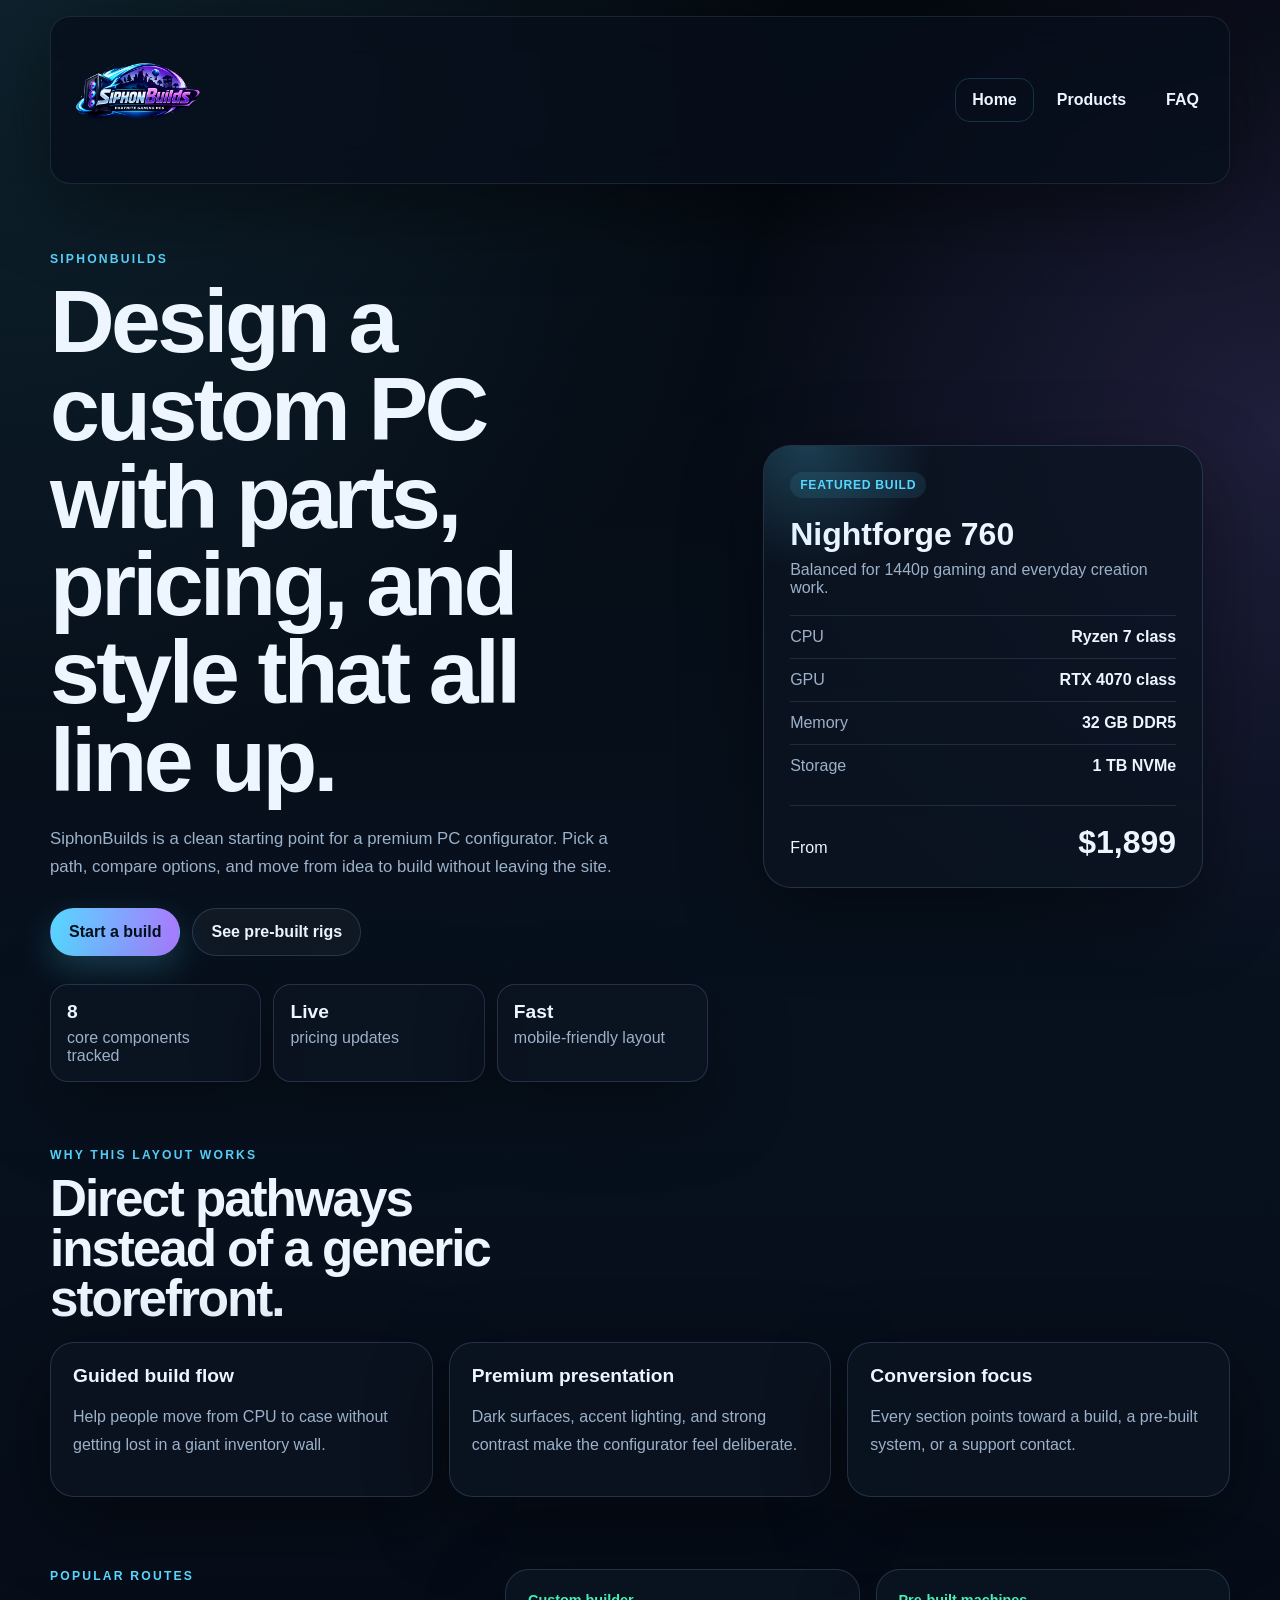
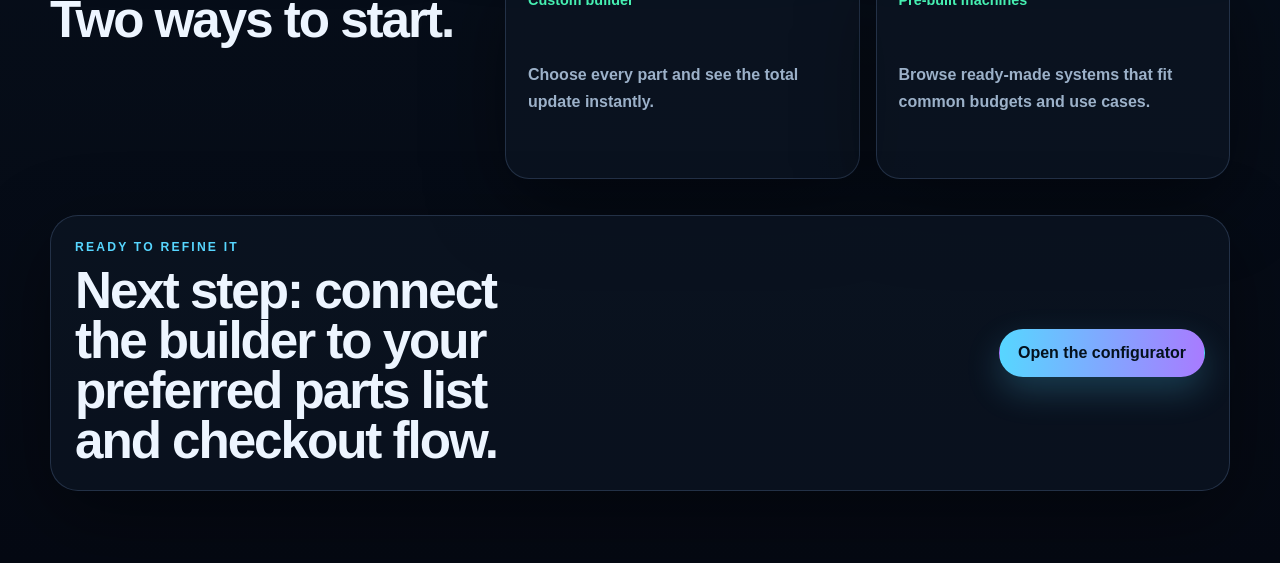
<file: index.html>
<!DOCTYPE html>
<html lang="en">
<head>
    <meta charset="UTF-8">
    <meta name="viewport" content="width=device-width, initial-scale=1.0">
    <link rel="stylesheet" href="../css/stylesheet.css">
    <link rel="icon" type="image/png" href="../websiteimages/faicon.png">
    <script src="../js/script.js" defer></script>
    <title>SiphonBuilds | Custom PC Configurator</title>
</head>
<body>
<header class="site-header">
  <nav class="topnav" id="myTopnav" aria-label="Primary">
    <a href="javascript:void(0);" class="icon" onclick="myFunction()" aria-label="Toggle navigation">☰</a>
    <a href="index.html" class="brand" aria-label="SiphonBuilds home">
      <img src="../websiteimages/logo.png" alt="SiphonBuilds logo">
    </a>
    <a href="index.html" class="active">Home</a>
    <div class="dropdown">
      <button class="dropbtn" type="button">Products</button>
      <div class="dropdown-content">
        <a href="prebuilts.html">Pre-Built PCs</a>
        <a href="buildyourown.html">Build Your Own PC</a>
      </div>
    </div>
      <a href="faq.html">FAQ</a>
    </nav>
</header>

<main>
  <section class="hero" id="home">
    <div class="hero-copy">
      <p class="eyebrow">SiphonBuilds</p>
      <h1>Design a custom PC with parts, pricing, and style that all line up.</h1>
      <p class="lede">SiphonBuilds is a clean starting point for a premium PC configurator. Pick a path, compare options, and move from idea to build without leaving the site.</p>
      <div class="hero-actions">
        <a class="button button-primary" href="buildyourown.html">Start a build</a>
        <a class="button button-secondary" href="prebuilts.html">See pre-built rigs</a>
      </div>
      <div class="hero-stats">
        <div><strong>8</strong><span>core components tracked</span></div>
        <div><strong>Live</strong><span>pricing updates</span></div>
        <div><strong>Fast</strong><span>mobile-friendly layout</span></div>
      </div>
    </div>
    <div class="hero-panel">
      <div class="build-card">
        <span class="build-card-label">Featured build</span>
        <h2>Nightforge 760</h2>
        <p>Balanced for 1440p gaming and everyday creation work.</p>
        <div class="spec-row"><span>CPU</span><strong>Ryzen 7 class</strong></div>
        <div class="spec-row"><span>GPU</span><strong>RTX 4070 class</strong></div>
        <div class="spec-row"><span>Memory</span><strong>32 GB DDR5</strong></div>
        <div class="spec-row"><span>Storage</span><strong>1 TB NVMe</strong></div>
        <div class="build-card-price">
          <span>From</span>
          <strong>$1,899</strong>
        </div>
      </div>
    </div>
  </section>

  <section class="section" id="about">
    <div class="section-heading">
      <p class="eyebrow">Why this layout works</p>
      <h2>Direct pathways instead of a generic storefront.</h2>
    </div>
    <div class="feature-grid">
      <article class="feature-card">
        <h3>Guided build flow</h3>
        <p>Help people move from CPU to case without getting lost in a giant inventory wall.</p>
      </article>
      <article class="feature-card">
        <h3>Premium presentation</h3>
        <p>Dark surfaces, accent lighting, and strong contrast make the configurator feel deliberate.</p>
      </article>
      <article class="feature-card">
        <h3>Conversion focus</h3>
        <p>Every section points toward a build, a pre-built system, or a support contact.</p>
      </article>
    </div>
  </section>

  <section class="section split-section">
    <div>
      <p class="eyebrow">Popular routes</p>
      <h2>Two ways to start.</h2>
    </div>
    <div class="route-grid">
      <a class="route-card" href="buildyourown.html">
        <span>Custom builder</span>
        <strong>Choose every part and see the total update instantly.</strong>
      </a>
      <a class="route-card" href="prebuilts.html">
        <span>Pre-built machines</span>
        <strong>Browse ready-made systems that fit common budgets and use cases.</strong>
      </a>
    </div>
  </section>

  <section class="section contact-band" id="contact">
    <div>
      <p class="eyebrow">Ready to refine it</p>
      <h2>Next step: connect the builder to your preferred parts list and checkout flow.</h2>
    </div>
    <a class="button button-primary" href="buildyourown.html">Open the configurator</a>
  </section>
</main>

</body>
</html>
</file>
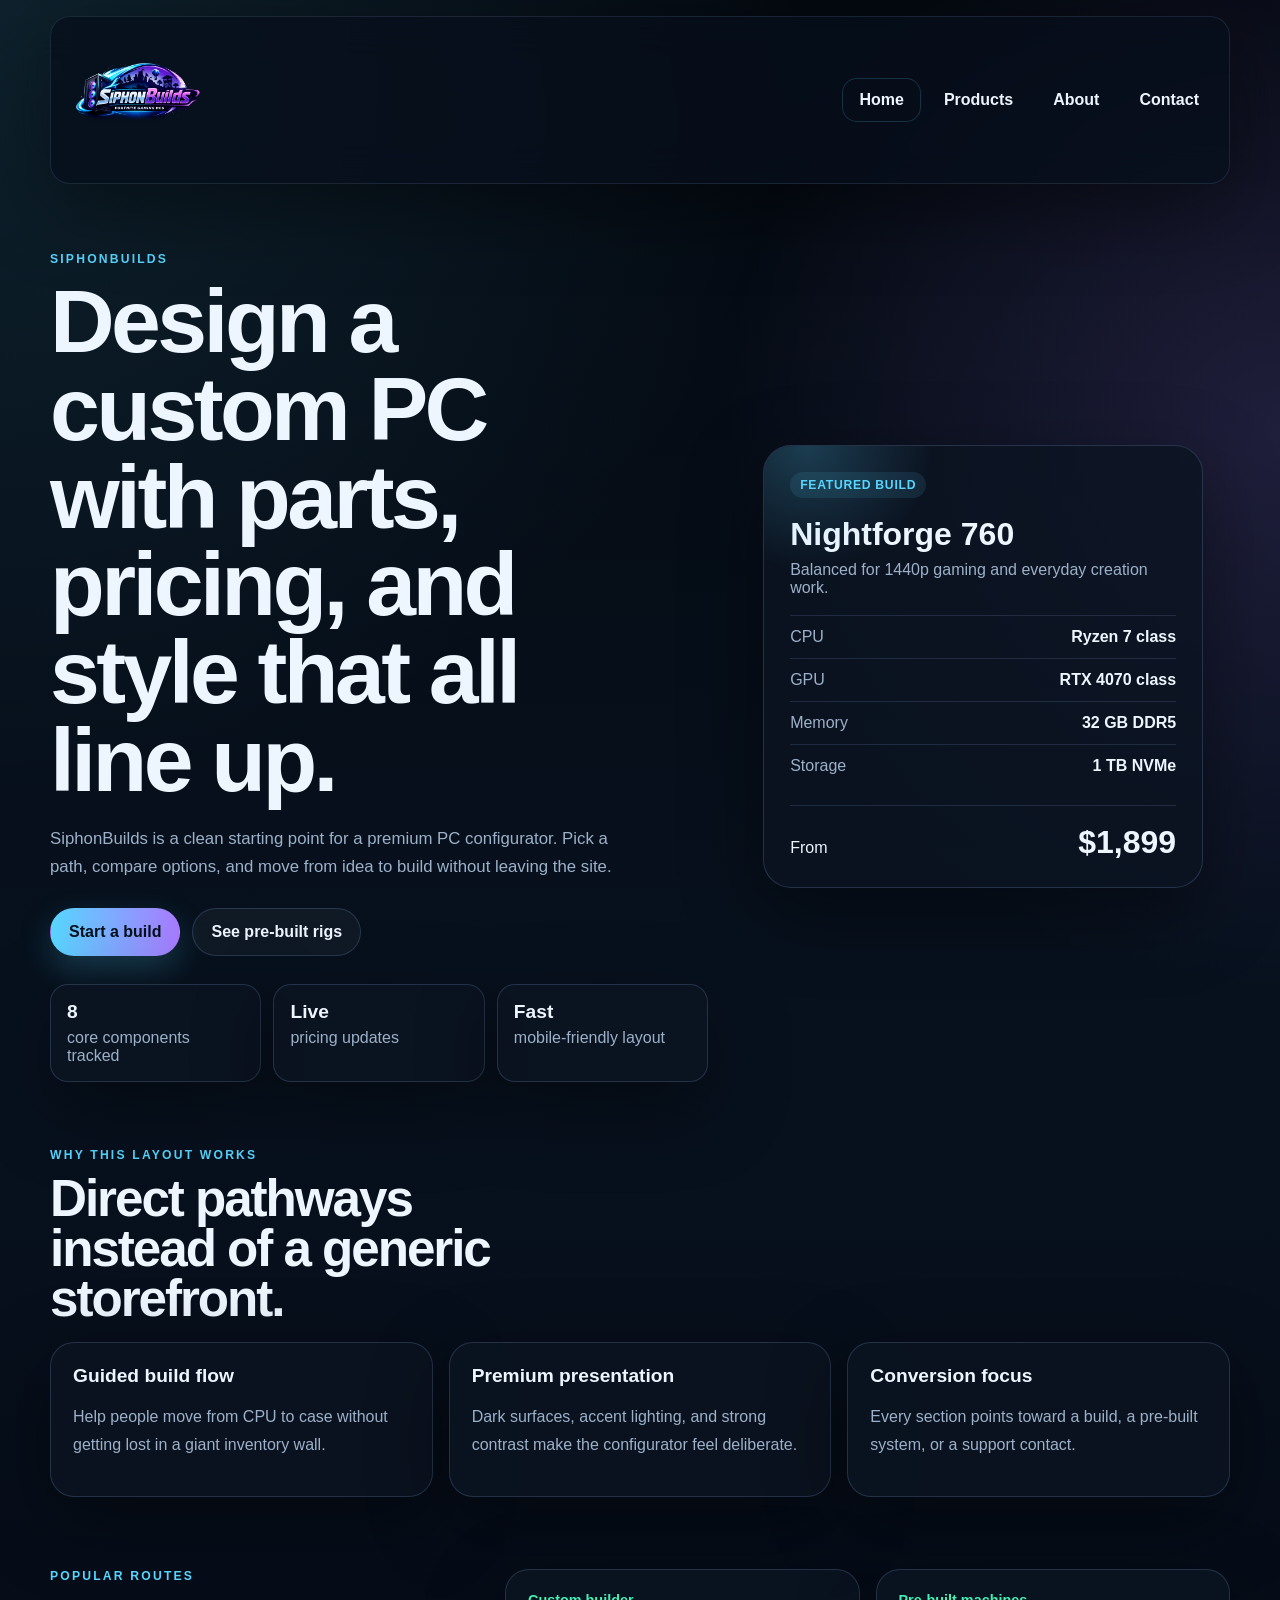
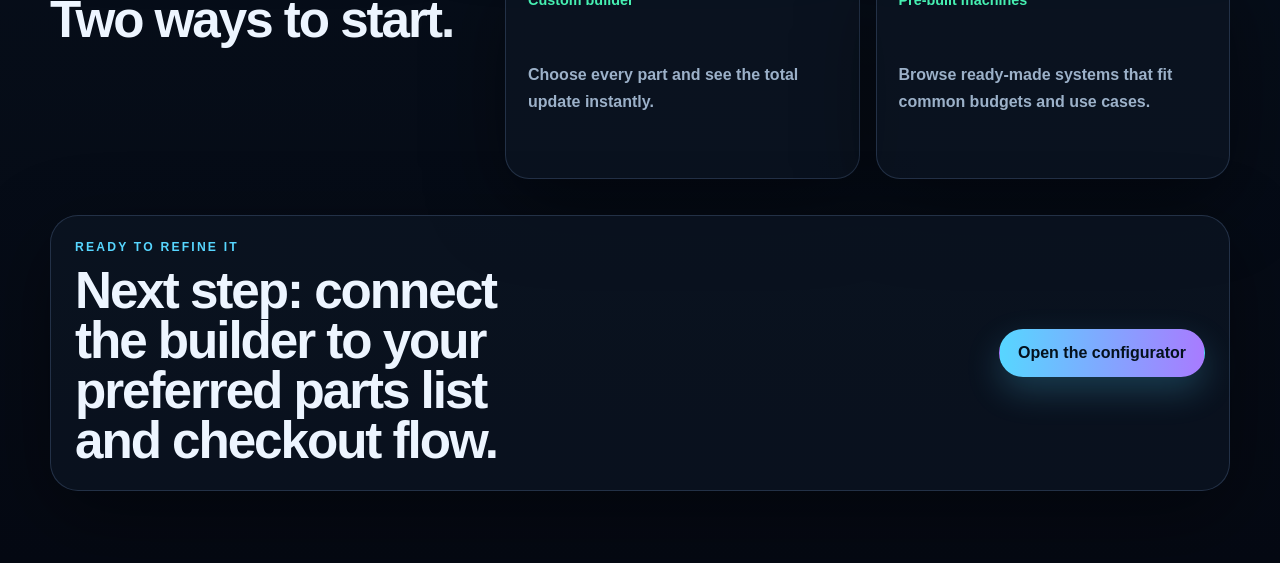
<file: html/index.html>
<!DOCTYPE html>
<html lang="en">
<head>
    <meta charset="UTF-8">
    <meta name="viewport" content="width=device-width, initial-scale=1.0">
    <link rel="stylesheet" href="../css/stylesheet.css">
    <link rel="icon" type="image/png" href="../websiteimages/faicon.png">
    <script src="../js/script.js" defer></script>
    <title>SiphonBuilds | Custom PC Configurator</title>
</head>
<body>
<header class="site-header">
  <nav class="topnav" id="myTopnav" aria-label="Primary">
    <a href="javascript:void(0);" class="icon" onclick="myFunction()" aria-label="Toggle navigation">☰</a>
    <a href="index.html" class="brand" aria-label="SiphonBuilds home">
      <img src="../websiteimages/logo.png" alt="SiphonBuilds logo">
    </a>
    <a href="index.html" class="active">Home</a>
    <div class="dropdown">
      <button class="dropbtn" type="button">Products</button>
      <div class="dropdown-content">
        <a href="prebuilts.html">Pre-Built PCs</a>
        <a href="buildyourown.html">Build Your Own PC</a>
      </div>
    </div>
    <a href="about.html">About</a>
    <a href="contact.html">Contact</a>
  </nav>
</header>

<main>
  <section class="hero" id="home">
    <div class="hero-copy">
      <p class="eyebrow">SiphonBuilds</p>
      <h1>Design a custom PC with parts, pricing, and style that all line up.</h1>
      <p class="lede">SiphonBuilds is a clean starting point for a premium PC configurator. Pick a path, compare options, and move from idea to build without leaving the site.</p>
      <div class="hero-actions">
        <a class="button button-primary" href="buildyourown.html">Start a build</a>
        <a class="button button-secondary" href="prebuilts.html">See pre-built rigs</a>
      </div>
      <div class="hero-stats">
        <div><strong>8</strong><span>core components tracked</span></div>
        <div><strong>Live</strong><span>pricing updates</span></div>
        <div><strong>Fast</strong><span>mobile-friendly layout</span></div>
      </div>
    </div>
    <div class="hero-panel">
      <div class="build-card">
        <span class="build-card-label">Featured build</span>
        <h2>Nightforge 760</h2>
        <p>Balanced for 1440p gaming and everyday creation work.</p>
        <div class="spec-row"><span>CPU</span><strong>Ryzen 7 class</strong></div>
        <div class="spec-row"><span>GPU</span><strong>RTX 4070 class</strong></div>
        <div class="spec-row"><span>Memory</span><strong>32 GB DDR5</strong></div>
        <div class="spec-row"><span>Storage</span><strong>1 TB NVMe</strong></div>
        <div class="build-card-price">
          <span>From</span>
          <strong>$1,899</strong>
        </div>
      </div>
    </div>
  </section>

  <section class="section" id="about">
    <div class="section-heading">
      <p class="eyebrow">Why this layout works</p>
      <h2>Direct pathways instead of a generic storefront.</h2>
    </div>
    <div class="feature-grid">
      <article class="feature-card">
        <h3>Guided build flow</h3>
        <p>Help people move from CPU to case without getting lost in a giant inventory wall.</p>
      </article>
      <article class="feature-card">
        <h3>Premium presentation</h3>
        <p>Dark surfaces, accent lighting, and strong contrast make the configurator feel deliberate.</p>
      </article>
      <article class="feature-card">
        <h3>Conversion focus</h3>
        <p>Every section points toward a build, a pre-built system, or a support contact.</p>
      </article>
    </div>
  </section>

  <section class="section split-section">
    <div>
      <p class="eyebrow">Popular routes</p>
      <h2>Two ways to start.</h2>
    </div>
    <div class="route-grid">
      <a class="route-card" href="buildyourown.html">
        <span>Custom builder</span>
        <strong>Choose every part and see the total update instantly.</strong>
      </a>
      <a class="route-card" href="prebuilts.html">
        <span>Pre-built machines</span>
        <strong>Browse ready-made systems that fit common budgets and use cases.</strong>
      </a>
    </div>
  </section>

  <section class="section contact-band" id="contact">
    <div>
      <p class="eyebrow">Ready to refine it</p>
      <h2>Next step: connect the builder to your preferred parts list and checkout flow.</h2>
    </div>
    <a class="button button-primary" href="buildyourown.html">Open the configurator</a>
  </section>
</main>

</body>
</html>
</file>
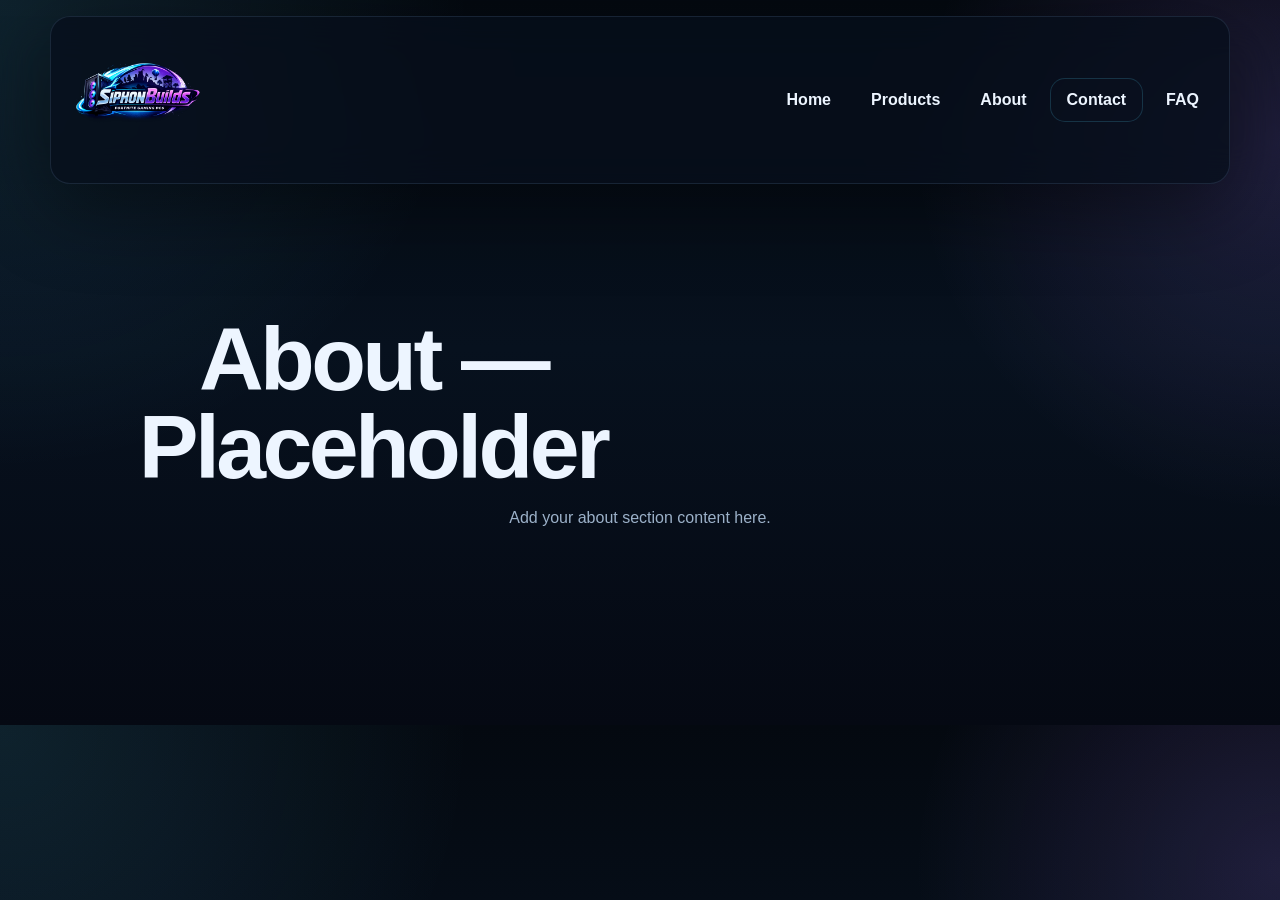
<file: about.html>
<!DOCTYPE html>
<html lang="en">
<head>
  <meta charset="utf-8">
  <meta name="viewport" content="width=device-width,initial-scale=1">
  <link rel="stylesheet" href="../css/stylesheet.css">
  <link rel="icon" type="image/png" href="../websiteimages/faicon.png">
  <script src="../js/script.js" defer></script>
  <title>Contact</title>
</head>
<body>
  <header class="site-header">
    <nav class="topnav" id="myTopnav" aria-label="Primary">
      <a href="javascript:void(0);" class="icon" onclick="myFunction()">☰</a>
      <a href="index.html" class="brand"><img src="../websiteimages/logo.png" alt="logo"></a>
      <a href="index.html">Home</a>
      <div class="dropdown">
        <button class="dropbtn">Products</button>
        <div class="dropdown-content">
          <a href="prebuilts.html">Pre-Built PCs</a>
          <a href="buildyourown.html">Build Your Own PC</a>
        </div>
      </div>
      <a href="">About</a>
        <a href="" class="active">Contact</a>
        <a href="faq.html">FAQ</a>
    </nav>
  </header>

  <main>
    <section class="page-intro">
      <div style="padding:80px 0; text-align:center;">
        <h1 style="margin:0 0 12px;">About — Placeholder</h1>
        <p style="color:var(--muted); margin:0;">Add your about section content here.</p>
      </div>
    </section>
  </main>
</body>
</html>
</file>
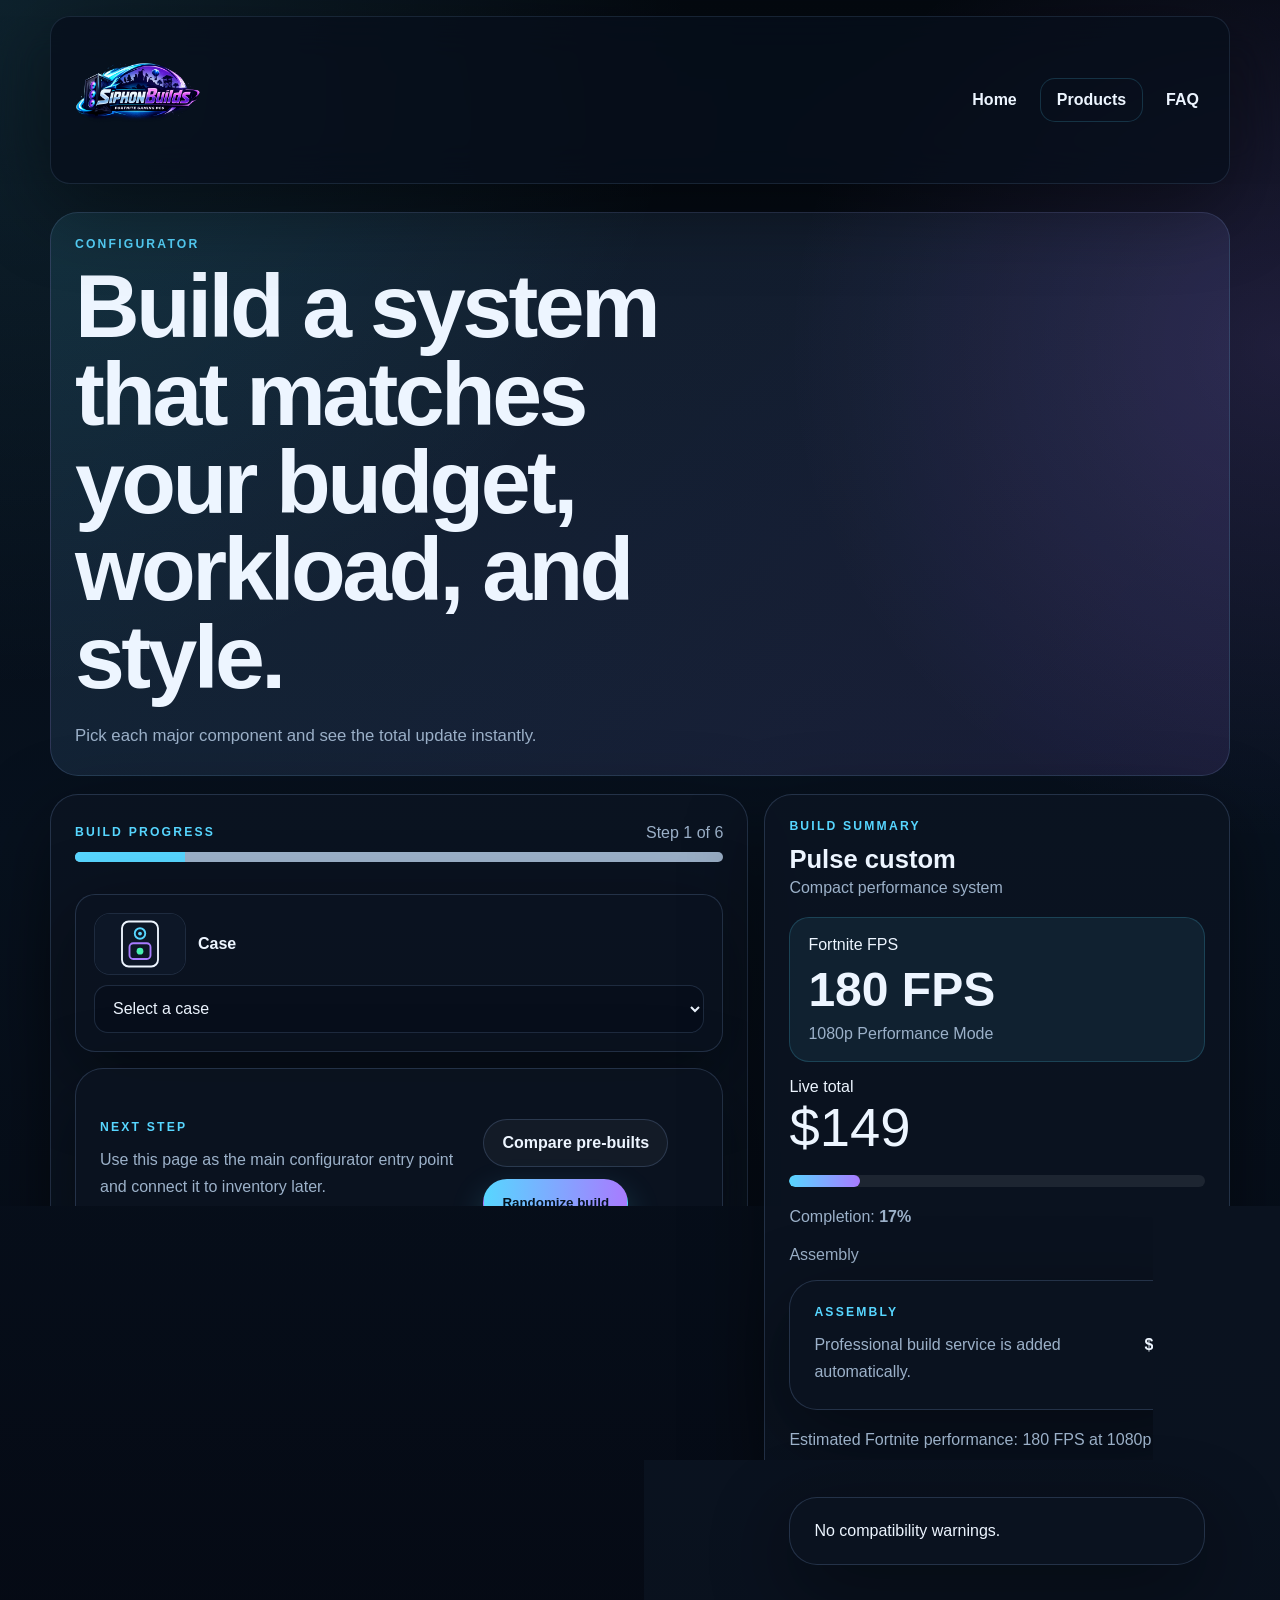
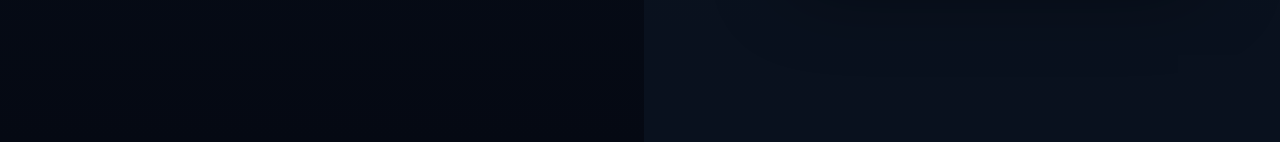
<file: buildyourown.html>
<!DOCTYPE html>
<html lang="en">
<head>
    <meta charset="UTF-8">
    <meta name="viewport" content="width=device-width, initial-scale=1.0">
    <link rel="stylesheet" href="../css/stylesheet.css">
    <link rel="icon" type="image/png" href="../websiteimages/faicon.png">
    <script src="../js/script.js" defer></script>
    <title>SiphonBuilds | Build Your Own PC</title>
</head>
<body>
<header class="site-header">
  <nav class="topnav" id="myTopnav" aria-label="Primary">
    <a href="javascript:void(0);" class="icon" onclick="myFunction()" aria-label="Toggle navigation">☰</a>
    <a href="index.html" class="brand" aria-label="SiphonBuilds home">
      <img src="../websiteimages/logo.png" alt="SiphonBuilds logo">
    </a>
    <a href="index.html">Home</a>
    <div class="dropdown">
      <button class="dropbtn active" type="button">Products</button>
      <div class="dropdown-content">
        <a href="prebuilts.html">Pre-Built PCs</a>
        <a href="buildyourown.html">Build Your Own PC</a>
      </div>
    </div>
      <a href="faq.html">FAQ</a>
    </nav>
</header>

<main>
  <section class="builder-hero">
    <p class="eyebrow">Configurator</p>
    <h1>Build a system that matches your budget, workload, and style.</h1>
    <p class="lede">Pick each major component and see the total update instantly.</p>
  </section>

  <section class="builder-layout">
    <form class="builder-panel" id="configuratorForm">
      <div class="component-progress" style="margin-bottom:16px;">
        <div style="display:flex; justify-content:space-between; align-items:center; margin-bottom:6px;">
          <p class="eyebrow" style="margin:0;">Build progress</p>
          <p class="summary-text" id="componentProgressText" style="margin:0;">Step 0 of 0</p>
        </div>
        <div class="progress-track" style="background:var(--muted); height:10px; border-radius:6px; overflow:hidden;">
          <span id="componentProgressFill" style="display:block; height:100%; width:0%; background:var(--accent);"></span>
        </div>
      </div>

      <div class="component-field" data-step="1">
        <div class="component-head">
          <img class="component-image" src="../websiteimages/case.svg" alt="PC case icon">
          <label for="case">Case</label>
        </div>
        <select id="case" name="case" data-label="Case" data-step="1">
          <option value="" selected disabled hidden>Select a case</option>
          <option value="LI LANCOOL 207" data-price="91.99">LI LANCOOL 207 - $91.99</option>
          <option value="FRAME 4000D RS" data-price="98.99">FRAME 4000D RS - $98.99</option>
          <option value="H5 Flow" data-price="109.99">H5 Flow - $109.99</option>
          <option value="LI LANCOOL 217" data-price="131.99">LI LANCOOL 217 - $131.99</option>
          <option value="LIA4" data-price="163.99">LIA4 - $163.99</option>
          <option value="H7 Flow RGB" data-price="164.99">H7 Flow RGB - $164.99</option>
          <option value="Design North ATX" data-price="170.99">Design North ATX - $170.99</option>
          <option value="LI O11 Dynamic" data-price="175.99">LI O11 Dynamic - $175.99</option>
        </select>
      </div>

      <div class="component-field" data-step="2">
        <div class="component-head">
          <img class="component-image" src="../websiteimages/cpu.svg" alt="CPU icon">
          <label for="cpu">CPU</label>
        </div>
        <select id="cpu" name="cpu" data-label="CPU" data-step="2">
          <option value="" selected disabled hidden>Select a CPU</option>
          <option value="Ryzen 5 7600" data-price="279">Ryzen 5 7600 - $279</option>
          <option value="Core i5-14600K" data-price="319">Core i5-14600K - $319</option>
          <option value="Ryzen 7 7800X3D" data-price="399">Ryzen 7 7800X3D - $399</option>
          <option value="Core i7-14700K" data-price="449">Core i7-14700K - $449</option>
        </select>
      </div>

      <div class="component-field" data-step="3">
        <div class="component-head">
          <img class="component-image" src="../websiteimages/gpu.svg" alt="Graphics card icon">
          <label for="gpu">GPU</label>
        </div>
        <select id="gpu" name="gpu" data-label="GPU" data-step="3">
          <option value="" selected disabled hidden>Select a GPU</option>
          <option value="RTX 4060 Ti" data-price="429">RTX 4060 Ti - $429</option>
          <option value="RX 7800 XT" data-price="499">RX 7800 XT - $499</option>
          <option value="RTX 4070 Super" data-price="599">RTX 4070 Super - $599</option>
          <option value="RTX 4080 Super" data-price="999">RTX 4080 Super - $999</option>
        </select>
      </div>

      <div class="component-field" data-step="4">
        <div class="component-head">
          <img class="component-image" src="../websiteimages/memory.svg" alt="Memory icon">
          <label for="memory">Memory</label>
        </div>
        <select id="memory" name="memory" data-label="Memory" data-step="4">
          <option value="" selected disabled hidden>Select memory</option>
          <option value="16 GB DDR5" data-price="79">16 GB DDR5 - $79</option>
          <option value="32 GB DDR5" data-price="129">32 GB DDR5 - $129</option>
          <option value="64 GB DDR5" data-price="229">64 GB DDR5 - $229</option>
        </select>
      </div>

      <div class="component-field" data-step="5">
        <div class="component-head">
          <img class="component-image" src="../websiteimages/storage.svg" alt="Storage icon">
          <label for="storage">Storage</label>
        </div>
        <select id="storage" name="storage" data-label="Storage" data-step="5">
          <option value="" selected disabled hidden>Select storage</option>
          <option value="1 TB NVMe" data-price="89">1 TB NVMe - $89</option>
          <option value="2 TB NVMe" data-price="149">2 TB NVMe - $149</option>
          <option value="4 TB NVMe" data-price="279">4 TB NVMe - $279</option>
        </select>
      </div>

      <div class="component-field" data-step="6">
        <div class="component-head">
          <img class="component-image" src="../websiteimages/cooling.svg" alt="Cooling icon">
          <label for="cooling">Cooling</label>
        </div>
        <select id="cooling" name="cooling" data-label="Cooling" data-step="6">
          <option value="" selected disabled hidden>Select cooling</option>
          <option value="Air Cooler" data-price="69">Air Cooler - $69</option>
          <option value="240 mm AIO" data-price="129">240 mm AIO - $129</option>
          <option value="360 mm AIO" data-price="169">360 mm AIO - $169</option>
        </select>
      </div>

      <div class="info-strip">
        <div>
          <p class="eyebrow">Next step</p>
          <p class="summary-text">Use this page as the main configurator entry point and connect it to inventory later.</p>
        </div>
        <div class="hero-actions">
          <a class="button button-secondary" href="prebuilts.html">Compare pre-builts</a>
          <button class="button button-primary" type="button" id="randomizeBuild">Randomize build</button>
        </div>
      </div>
    </form>

    <aside class="summary-panel" aria-live="polite">
      <div>
        <p class="eyebrow">Build summary</p>
        <h2 class="summary-title" id="build-name">Nightforge custom</h2>
        <p class="summary-text" id="build-type">Balanced gaming and creation build</p>
      </div>

      <div class="fps-panel">
        <span class="badge">Fortnite FPS</span>
        <strong id="fortniteFps">0 FPS</strong>
        <p id="fpsMode">1080p Performance Mode</p>
      </div>

      <div>
        <span class="badge">Live total</span>
        <div class="price-total" id="builder-total">$0</div>
      </div>

      <div class="budget-meter" aria-hidden="true"><span id="completionFill"></span></div>
      <p class="summary-text">Completion: <strong id="completionValue">0%</strong></p>

      <ul class="summary-list" id="partsList"></ul>

      <div class="info-strip">
        <div>
          <p class="eyebrow">Assembly</p>
          <p class="summary-text">Professional build service is added automatically.</p>
        </div>
        <strong id="builder-grand-total">$0</strong>
      </div>

      <p class="summary-text" id="builder-note">Choose your parts to generate a recommendation.</p>
      <div class="contact-band" id="compatibilityNote">Your selections will appear here.</div>
      <div class="hero-actions" style="margin-top:16px;">
        <button class="button button-primary" type="button" id="startCheckout">Checkout</button>
      </div>
    </aside>
  </section>
</main>
</body>
</html>
</file>
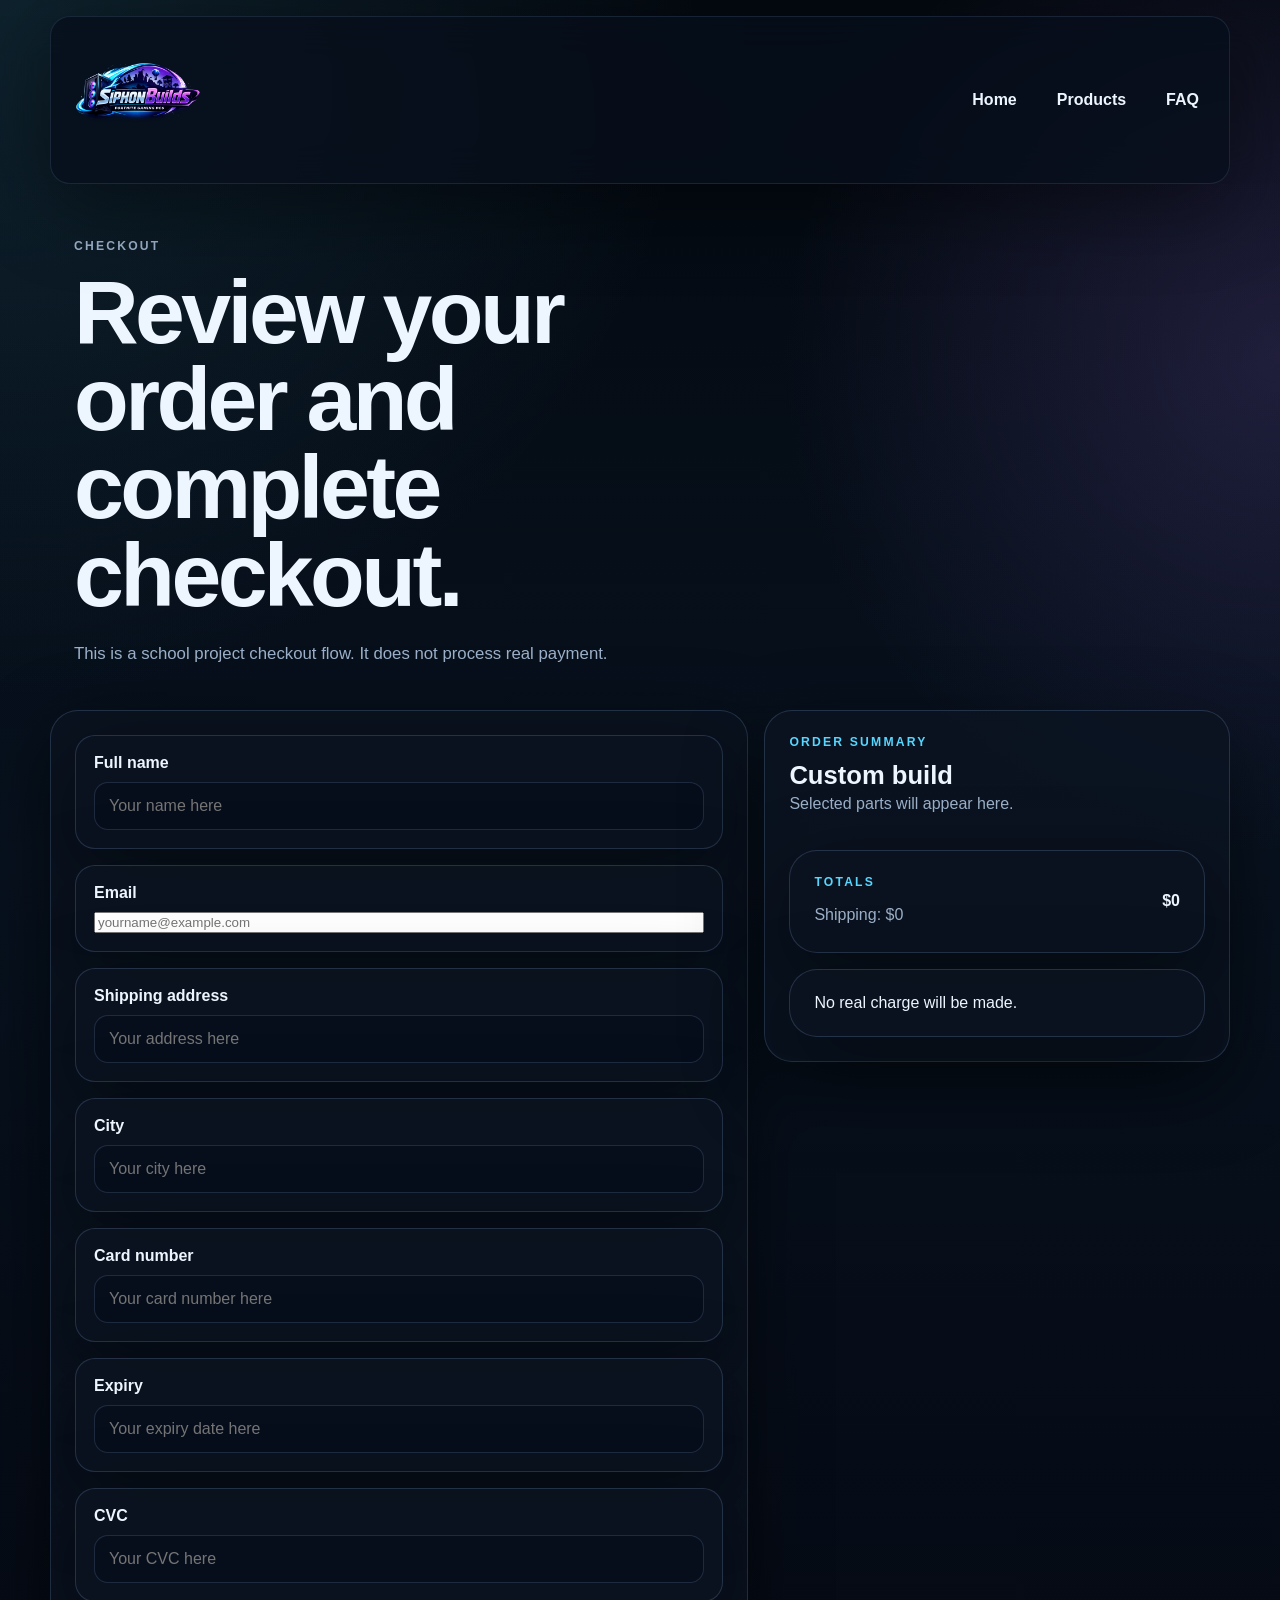
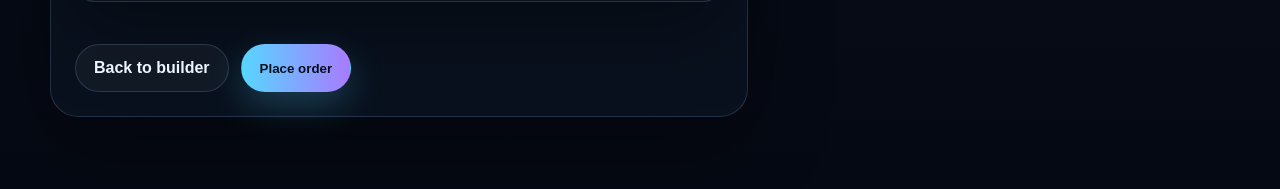
<file: checkout.html>
<!DOCTYPE html>
<html lang="en">
<head>
  <meta charset="UTF-8">
  <meta name="viewport" content="width=device-width, initial-scale=1.0">
  <link rel="stylesheet" href="../css/stylesheet.css">
  <link rel="icon" type="image/png" href="../websiteimages/faicon.png">
  <script src="../js/script.js" defer></script>
  <title>SiphonBuilds | Checkout</title>
</head>
<body>
  <header class="site-header">
    <nav class="topnav" id="myTopnav" aria-label="Primary">
      <a href="javascript:void(0);" class="icon" onclick="myFunction()" aria-label="Toggle navigation">☰</a>
      <a href="index.html" class="brand" aria-label="SiphonBuilds home">
        <img src="../websiteimages/logo.png" alt="SiphonBuilds logo">
      </a>
      <a href="index.html">Home</a>
      <div class="dropdown">
        <button class="dropbtn" type="button">Products</button>
        <div class="dropdown-content">
          <a href="prebuilts.html">Pre-Built PCs</a>
          <a href="buildyourown.html">Build Your Own PC</a>
        </div>
      </div>
      <a href="faq.html">FAQ</a>
    </nav>
  </header>

  <main>
    <section class="page-intro">
      <p class="eyebrow">Checkout</p>
      <h1>Review your order and complete checkout.</h1>
      <p class="lede">This is a school project checkout flow. It does not process real payment.</p>
    </section>

    <section class="builder-layout">
      <form class="builder-panel" id="checkoutForm">
        <div class="component-field">
          <label for="fullName">Full name</label>
          <input id="fullName" name="fullName" type="text" placeholder="Your name here" required>
        </div>
        <div class="component-field">
          <label for="email">Email</label>
          <input id="email" name="email" type="email" placeholder="yourname@example.com" required>
        </div>
        <div class="component-field">
          <label for="address">Shipping address</label>
          <input id="address" name="address" type="text" placeholder="Your address here" required>
        </div>
        <div class="component-field">
          <label for="city">City</label>
          <input id="city" name="city" type="text" placeholder="Your city here" required>
        </div>
        <div class="component-field">
          <label for="cardNumber">Card number</label>
          <input id="cardNumber" name="cardNumber" type="text" placeholder="Your card number here" maxlength="19" required>
        </div>
        <div class="component-field">
          <label for="expiry">Expiry</label>
          <input id="expiry" name="expiry" type="text" placeholder="Your expiry date here" maxlength="5" required>
        </div>
        <div class="component-field">
          <label for="cvc">CVC</label>
          <input id="cvc" name="cvc" type="text" placeholder="Your CVC here" maxlength="4" required>
        </div>
        
        <div class="hero-actions">
          <a class="button button-secondary" href="buildyourown.html">Back to builder</a>
          <button class="button button-primary" type="submit">Place order</button>
        </div>
      </form>

      <aside class="summary-panel">
        <div>
          <p class="eyebrow">Order summary</p>
          <h2 class="summary-title" id="checkoutBuildName">Custom build</h2>
          <p class="summary-text" id="checkoutBuildType">Selected parts will appear here.</p>
        </div>

        <ul class="summary-list" id="checkoutPartsList"></ul>

        <div class="info-strip">
          <div>
            <p class="eyebrow">Totals</p>
            <p class="summary-text" id="checkoutShipping">Shipping: $0</p>
          </div>
          <strong id="checkoutTotal">$0</strong>
        </div>

        <div class="contact-band" id="checkoutNotice">No real charge will be made.</div>
      </aside>
    </section>

    <section class="section" id="confirmationPanel" style="display:none;">
      <div class="section-heading">
        <p class="eyebrow">Confirmed</p>
        <h2>Order placed</h2>
      </div>
      <div class="contact-band">
        <strong>Order #SB-2407</strong>
        <p class="summary-text" style="margin:8px 0 0;">Your order is queued for assembly. Estimated delivery: 5-7 business days.</p>
      </div>
    </section>
  </main>
</body>
</html>
</file>
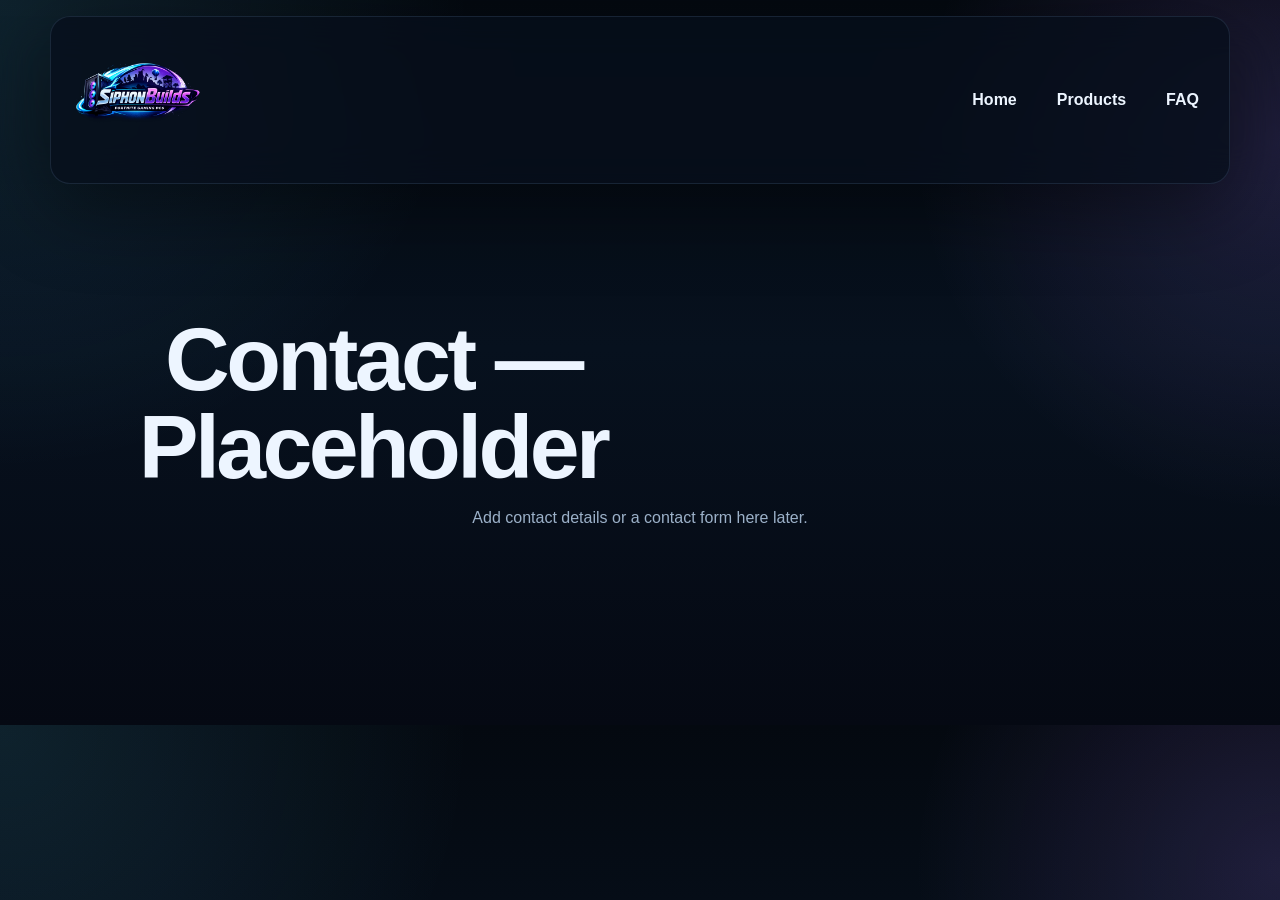
<file: contact.html>
<!DOCTYPE html>
<html lang="en">
<head>
  <meta charset="utf-8">
  <meta name="viewport" content="width=device-width,initial-scale=1">
  <link rel="stylesheet" href="../css/stylesheet.css">
  <link rel="icon" type="image/png" href="../websiteimages/faicon.png">
  <script src="../js/script.js" defer></script>
  <title>Contact</title>
</head>
<body>
  <header class="site-header">
    <nav class="topnav" id="myTopnav" aria-label="Primary">
      <a href="javascript:void(0);" class="icon" onclick="myFunction()">☰</a>
      <a href="index.html" class="brand"><img src="../websiteimages/logo.png" alt="logo"></a>
      <a href="index.html">Home</a>
      <div class="dropdown">
        <button class="dropbtn">Products</button>
        <div class="dropdown-content">
          <a href="prebuilts.html">Pre-Built PCs</a>
          <a href="buildyourown.html">Build Your Own PC</a>
        </div>
      </div>
      <a href="faq.html">FAQ</a>
    </nav>
  </header>

  <main>
    <section class="page-intro">
      <div style="padding:80px 0; text-align:center;">
        <h1 style="margin:0 0 12px;">Contact — Placeholder</h1>
        <p style="color:var(--muted); margin:0;">Add contact details or a contact form here later.</p>
      </div>
    </section>
  </main>
</body>
</html>
</file>
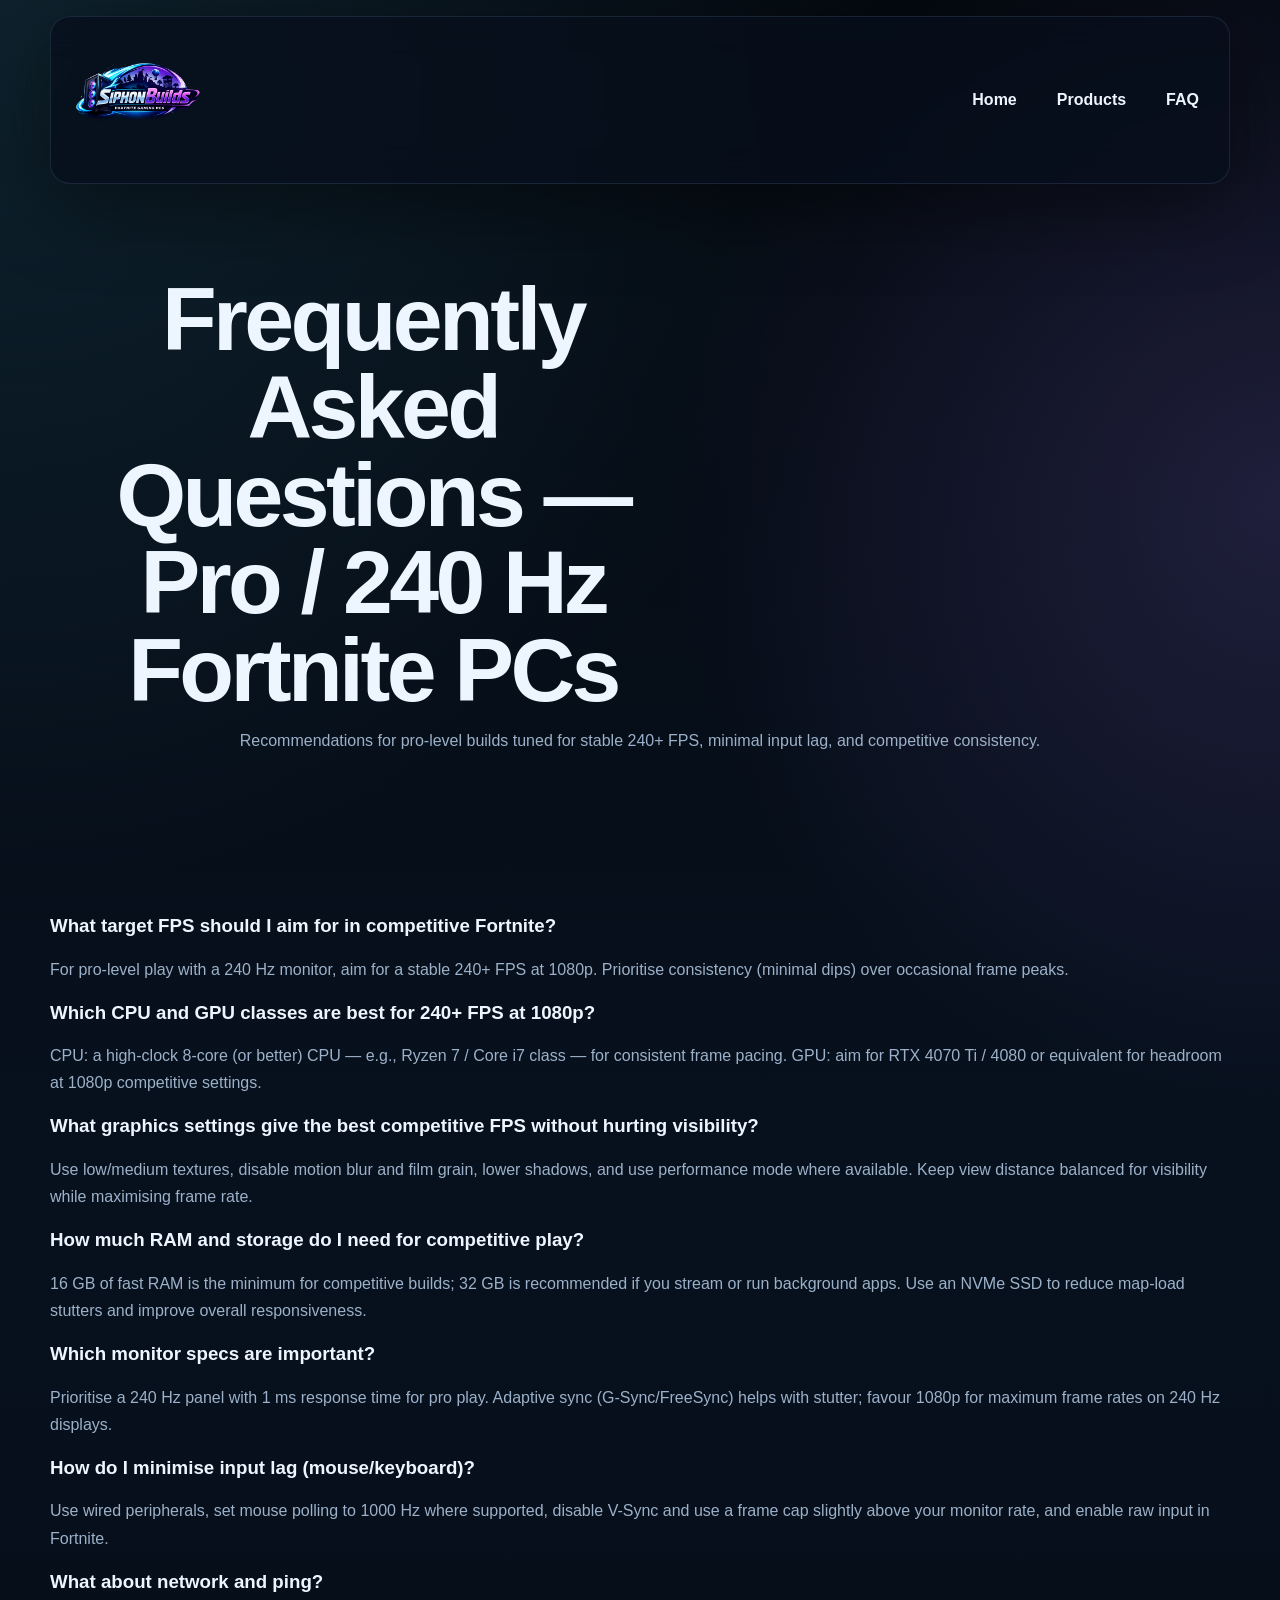
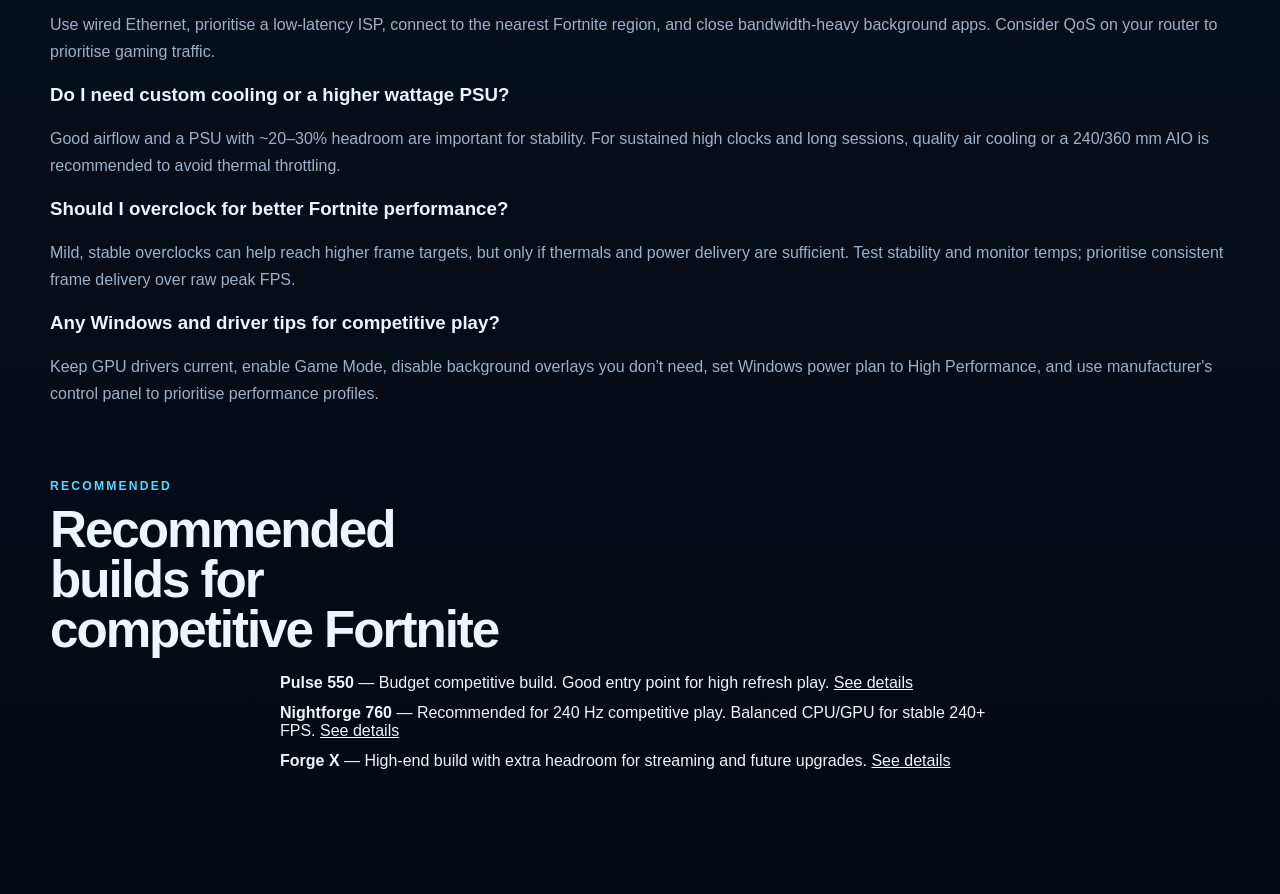
<file: faq.html>
<!DOCTYPE html>
<html lang="en">
<head>
  <meta charset="utf-8">
  <meta name="viewport" content="width=device-width,initial-scale=1">
  <link rel="stylesheet" href="../css/stylesheet.css">
  <link rel="icon" type="image/png" href="../websiteimages/faicon.png">
  <script src="../js/script.js" defer></script>
  <title>FAQ</title>
</head>
<body>
  <header class="site-header">
    <nav class="topnav" id="myTopnav" aria-label="Primary">
      <a href="javascript:void(0);" class="icon" onclick="myFunction()">☰</a>
      <a href="index.html" class="brand"><img src="../websiteimages/logo.png" alt="logo"></a>
      <a href="index.html">Home</a>
      <div class="dropdown">
        <button class="dropbtn">Products</button>
        <div class="dropdown-content">
          <a href="prebuilts.html">Pre-Built PCs</a>
          <a href="buildyourown.html">Build Your Own PC</a>
        </div>
      </div>
      <a href="faq.html">FAQ</a>
    </nav>
  </header>

  <main>
    <section class="page-intro">
      <div style="padding:40px 0; text-align:center;">
        <h1 style="margin:0 0 12px;">Frequently Asked Questions — Pro / 240 Hz Fortnite PCs</h1>
        <p style="color:var(--muted); margin:0 0 24px;">Recommendations for pro-level builds tuned for stable 240+ FPS, minimal input lag, and competitive consistency.</p>
      </div>
    </section>

    <section class="section faq-list">
      <article class="faq-item">
        <h3>What target FPS should I aim for in competitive Fortnite?</h3>
        <p class="summary-text">For pro-level play with a 240 Hz monitor, aim for a stable 240+ FPS at 1080p. Prioritise consistency (minimal dips) over occasional frame peaks.</p>
      </article>

      <article class="faq-item">
        <h3>Which CPU and GPU classes are best for 240+ FPS at 1080p?</h3>
        <p class="summary-text">CPU: a high-clock 8-core (or better) CPU — e.g., Ryzen 7 / Core i7 class — for consistent frame pacing. GPU: aim for RTX 4070 Ti / 4080 or equivalent for headroom at 1080p competitive settings.</p>
      </article>

      <article class="faq-item">
        <h3>What graphics settings give the best competitive FPS without hurting visibility?</h3>
        <p class="summary-text">Use low/medium textures, disable motion blur and film grain, lower shadows, and use performance mode where available. Keep view distance balanced for visibility while maximising frame rate.</p>
      </article>

      <article class="faq-item">
        <h3>How much RAM and storage do I need for competitive play?</h3>
        <p class="summary-text">16 GB of fast RAM is the minimum for competitive builds; 32 GB is recommended if you stream or run background apps. Use an NVMe SSD to reduce map-load stutters and improve overall responsiveness.</p>
      </article>

      <article class="faq-item">
        <h3>Which monitor specs are important?</h3>
        <p class="summary-text">Prioritise a 240 Hz panel with 1 ms response time for pro play. Adaptive sync (G-Sync/FreeSync) helps with stutter; favour 1080p for maximum frame rates on 240 Hz displays.</p>
      </article>

      <article class="faq-item">
        <h3>How do I minimise input lag (mouse/keyboard)?</h3>
        <p class="summary-text">Use wired peripherals, set mouse polling to 1000 Hz where supported, disable V-Sync and use a frame cap slightly above your monitor rate, and enable raw input in Fortnite.</p>
      </article>

      <article class="faq-item">
        <h3>What about network and ping?</h3>
        <p class="summary-text">Use wired Ethernet, prioritise a low-latency ISP, connect to the nearest Fortnite region, and close bandwidth-heavy background apps. Consider QoS on your router to prioritise gaming traffic.</p>
      </article>

      <article class="faq-item">
        <h3>Do I need custom cooling or a higher wattage PSU?</h3>
        <p class="summary-text">Good airflow and a PSU with ~20–30% headroom are important for stability. For sustained high clocks and long sessions, quality air cooling or a 240/360 mm AIO is recommended to avoid thermal throttling.</p>
      </article>

      <article class="faq-item">
        <h3>Should I overclock for better Fortnite performance?</h3>
        <p class="summary-text">Mild, stable overclocks can help reach higher frame targets, but only if thermals and power delivery are sufficient. Test stability and monitor temps; prioritise consistent frame delivery over raw peak FPS.</p>
      </article>

      <article class="faq-item">
        <h3>Any Windows and driver tips for competitive play?</h3>
        <p class="summary-text">Keep GPU drivers current, enable Game Mode, disable background overlays you don't need, set Windows power plan to High Performance, and use manufacturer's control panel to prioritise performance profiles.</p>
      </article>

    </section>

    <section class="section recommended-builds">
      <div class="section-heading">
        <p class="eyebrow">Recommended</p>
        <h2>Recommended builds for competitive Fortnite</h2>
      </div>
      <div style="max-width:720px; margin:0 auto;">
        <ul style="list-style:none; padding:0;">
          <li style="margin:12px 0;"><strong>Pulse 550</strong> — Budget competitive build. Good entry point for high refresh play. <a href="prebuilts.html#pulse-550">See details</a></li>
          <li style="margin:12px 0;"><strong>Nightforge 760</strong> — Recommended for 240 Hz competitive play. Balanced CPU/GPU for stable 240+ FPS. <a href="prebuilts.html#nightforge-760">See details</a></li>
          <li style="margin:12px 0;"><strong>Forge X</strong> — High-end build with extra headroom for streaming and future upgrades. <a href="prebuilts.html#forge-x">See details</a></li>
        </ul>
      </div>
    </section>
    </section>
  </main>
</body>
</html>
</file>
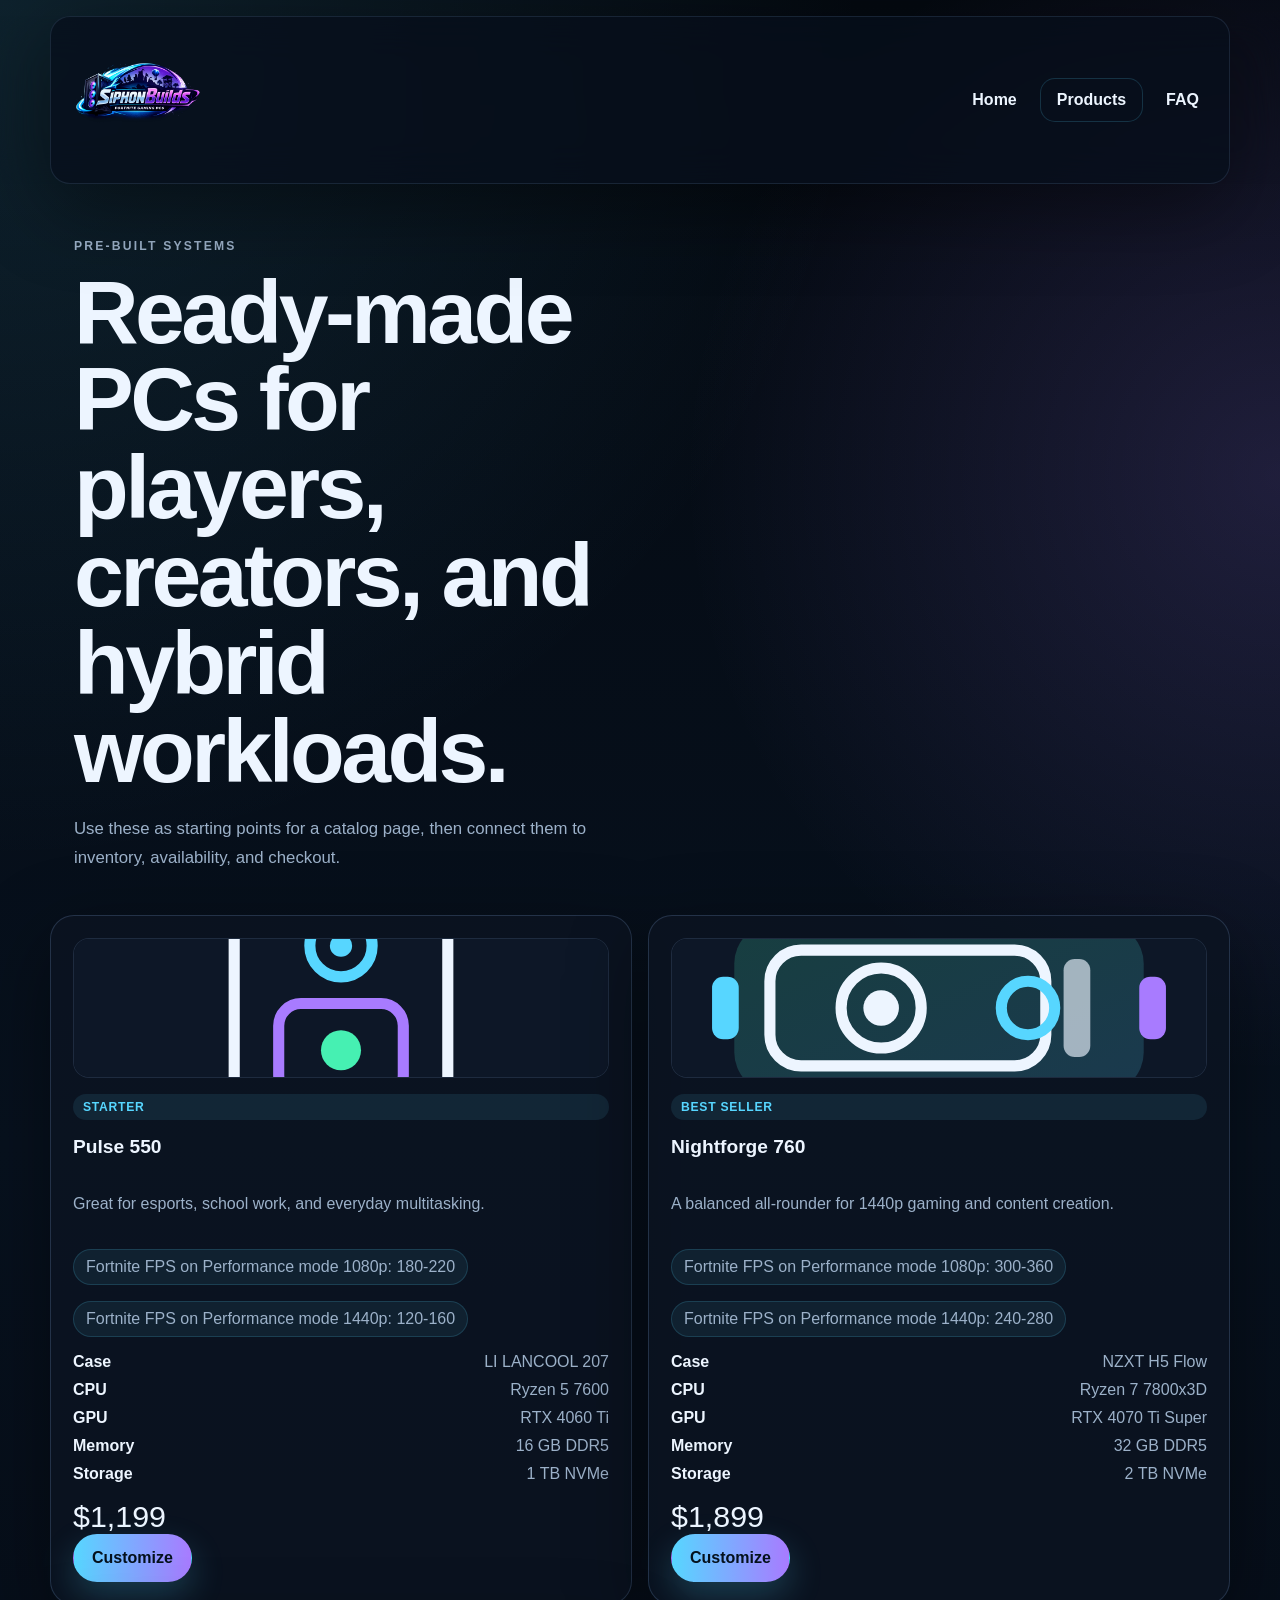
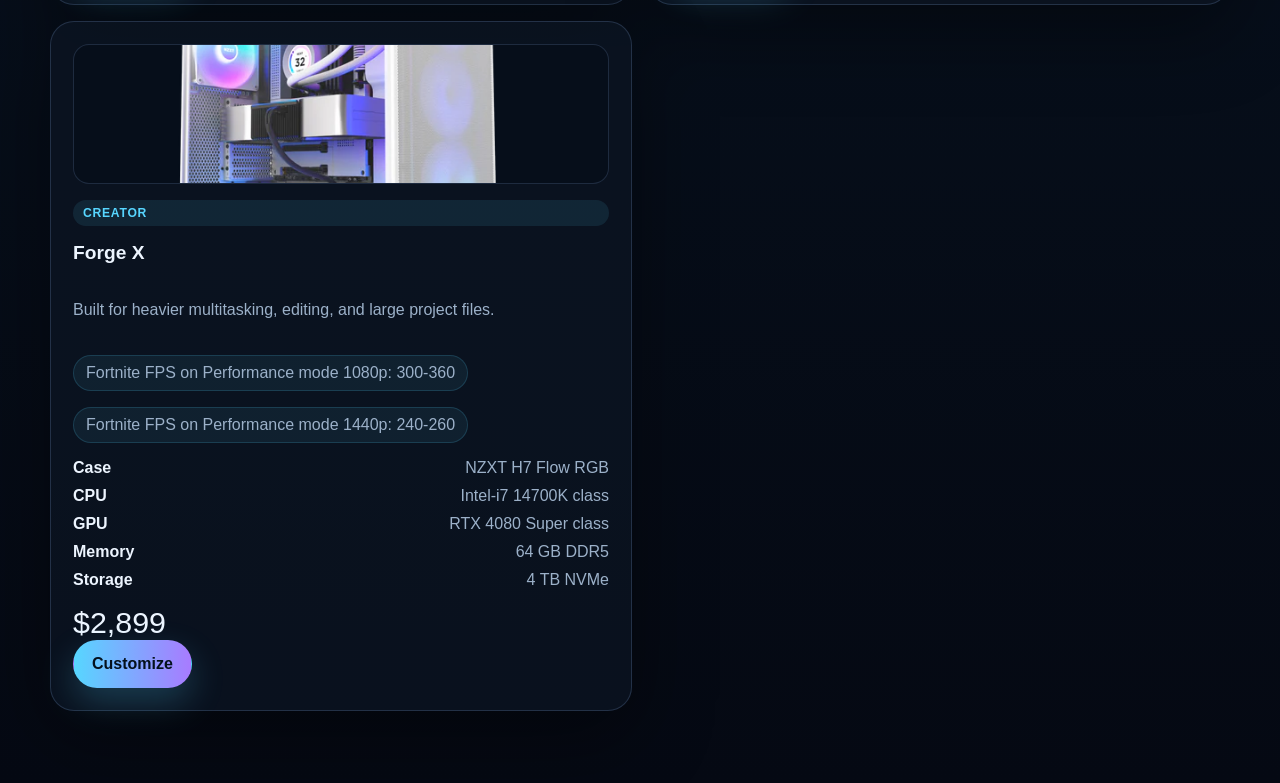
<file: prebuilts.html>
<!DOCTYPE html>
<html lang="en">
<head>
    <meta charset="UTF-8">
    <meta name="viewport" content="width=device-width, initial-scale=1.0">
    <link rel="stylesheet" href="../css/stylesheet.css">
    <link rel="icon" type="image/png" href="../websiteimages/faicon.png">
    <script src="../js/script.js" defer></script>
    <title>SiphonBuilds | Pre-Built PCs</title>
</head>
<body>
<header class="site-header">
  <nav class="topnav" id="myTopnav" aria-label="Primary">
    <a href="javascript:void(0);" class="icon" onclick="myFunction()" aria-label="Toggle navigation">☰</a>
    <a href="index.html" class="brand" aria-label="SiphonBuilds home">
      <img src="../websiteimages/logo.png" alt="SiphonBuilds logo">
    </a>
    <a href="index.html">Home</a>
    <div class="dropdown">
      <button class="dropbtn active" type="button">Products</button>
      <div class="dropdown-content">
        <a href="prebuilts.html">Pre-Built PCs</a>
        <a href="buildyourown.html">Build Your Own PC</a>
      </div>
    </div>
      <a href="faq.html">FAQ</a>
    </nav>
</header>

<main>
  <section class="page-intro">
    <p class="eyebrow">Pre-built systems</p>
    <h1>Ready-made PCs for players, creators, and hybrid workloads.</h1>
    <p class="lede">Use these as starting points for a catalog page, then connect them to inventory, availability, and checkout.</p>
  </section>

  <section class="catalog-grid">
    <article id="pulse-550" class="catalog-card">
      <img class="catalog-image" src="../websiteimages/case.svg" alt="Starter PC preview">
      <span class="badge">Starter</span>
      <h3>Pulse 550</h3>
      <p>Great for esports, school work, and everyday multitasking.</p>
      <div class="fps-chip">Fortnite FPS on Performance mode 1080p: 180-220</div><div class="fps-chip">Fortnite FPS on Performance mode 1440p: 120-160</div>      <ul>
        <li><strong>Case</strong><span>LI LANCOOL 207</span></li>
        <li><strong>CPU</strong><span>Ryzen 5 7600</span></li>
        <li><strong>GPU</strong><span>RTX 4060 Ti</span></li>
        <li><strong>Memory</strong><span>16 GB DDR5</span></li>
        <li><strong>Storage</strong><span>1 TB NVMe</span></li>
      </ul>
      <div class="catalog-footer">
        <span class="price">$1,199</span>
        <div class="action-row">
          <a class="button button-primary" href="buildyourown.html">Customize</a>
        </div>
      </div>
    </article>

    <article id="nightforge-760" class="catalog-card featured-card">
      <img class="catalog-image" src="../websiteimages/gpu.svg" alt="Best seller PC preview">
      <span class="badge">Best seller</span>
      <h3>Nightforge 760</h3>
      <p>A balanced all-rounder for 1440p gaming and content creation.</p>
      <div class="fps-chip">Fortnite FPS on Performance mode 1080p: 300-360</div><div class="fps-chip">Fortnite FPS on Performance mode 1440p: 240-280</div>
      <ul>
        <li><strong>Case</strong><span>NZXT H5 Flow</span></li>
        <li><strong>CPU</strong><span>Ryzen 7 7800x3D</span></li>
        <li><strong>GPU</strong><span>RTX 4070 Ti Super</span></li>
        <li><strong>Memory</strong><span>32 GB DDR5</span></li>
        <li><strong>Storage</strong><span>2 TB NVMe</span></li>
      </ul>
      <div class="catalog-footer">
        <span class="price">$1,899</span>
        <div class="action-row">
          <a class="button button-primary" href="buildyourown.html">Customize</a>
        </div>
      </div>
    </article>

    <article id="forge-x" class="catalog-card">
      <img class="catalog-image" src="/websiteimages/h7-flow-rgb-hero.webp" alt="Creator PC preview">
      <span class="badge">Creator</span>
      <h3>Forge X</h3>
      <p>Built for heavier multitasking, editing, and large project files.</p>
      <div class="fps-chip">Fortnite FPS on Performance mode 1080p: 300-360</div><div class="fps-chip">Fortnite FPS on Performance mode 1440p: 240-260</div>
      <ul>
        <li><strong>Case</strong><span>NZXT H7 Flow RGB</span></li>
        <li><strong>CPU</strong><span>Intel-i7 14700K class</span></li>
        <li><strong>GPU</strong><span>RTX 4080 Super class</span></li>
        <li><strong>Memory</strong><span>64 GB DDR5</span></li>
        <li><strong>Storage</strong><span>4 TB NVMe</span></li>
      </ul>
      <div class="catalog-footer">
        <span class="price">$2,899</span>
        <div class="action-row">
          <a class="button button-primary" href="buildyourown.html">Customize</a>
        </div>
      </div>
    </article>
  </section>
</main>
</body>
</html>
</file>
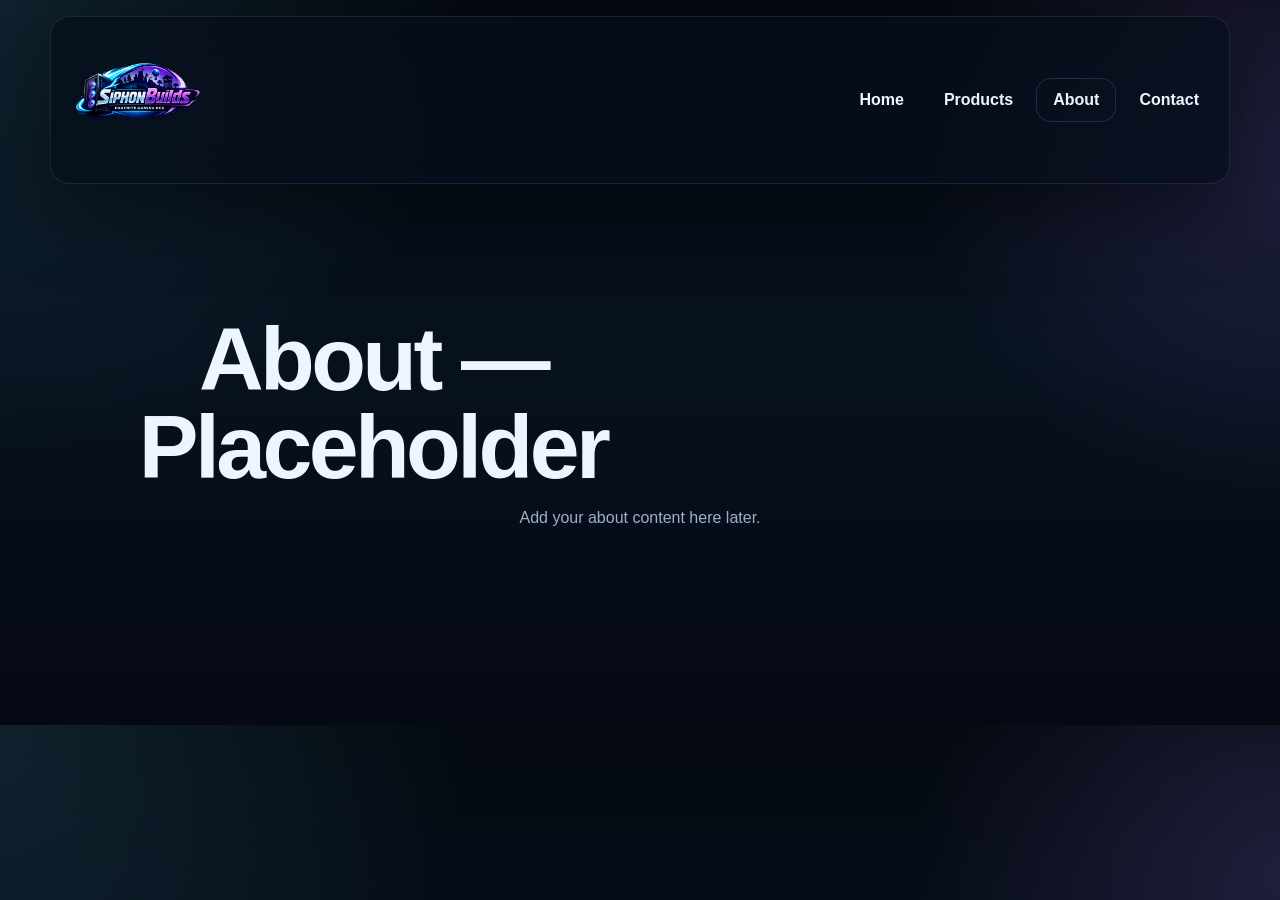
<file: html/about.html>
<!DOCTYPE html>
<html lang="en">
<head>
  <meta charset="utf-8">
  <meta name="viewport" content="width=device-width,initial-scale=1">
  <link rel="stylesheet" href="../css/stylesheet.css">
  <link rel="icon" type="image/png" href="../websiteimages/faicon.png">
  <script src="../js/script.js" defer></script>
  <title>About</title>
</head>
<body>
  <header class="site-header">
    <nav class="topnav" id="myTopnav" aria-label="Primary">
      <a href="javascript:void(0);" class="icon" onclick="myFunction()">☰</a>
      <a href="index.html" class="brand"><img src="../websiteimages/logo.png" alt="logo"></a>
      <a href="index.html">Home</a>
      <div class="dropdown">
        <button class="dropbtn">Products</button>
        <div class="dropdown-content">
          <a href="prebuilts.html">Pre-Built PCs</a>
          <a href="buildyourown.html">Build Your Own PC</a>
        </div>
      </div>
      <a href="about.html" class="active">About</a>
      <a href="contact.html">Contact</a>
    </nav>
  </header>

  <main>
    <section class="page-intro">
      <div style="padding:80px 0; text-align:center;">
        <h1 style="margin:0 0 12px;">About — Placeholder</h1>
        <p style="color:var(--muted); margin:0;">Add your about content here later.</p>
      </div>
    </section>
  </main>
</body>
</html>
</file>
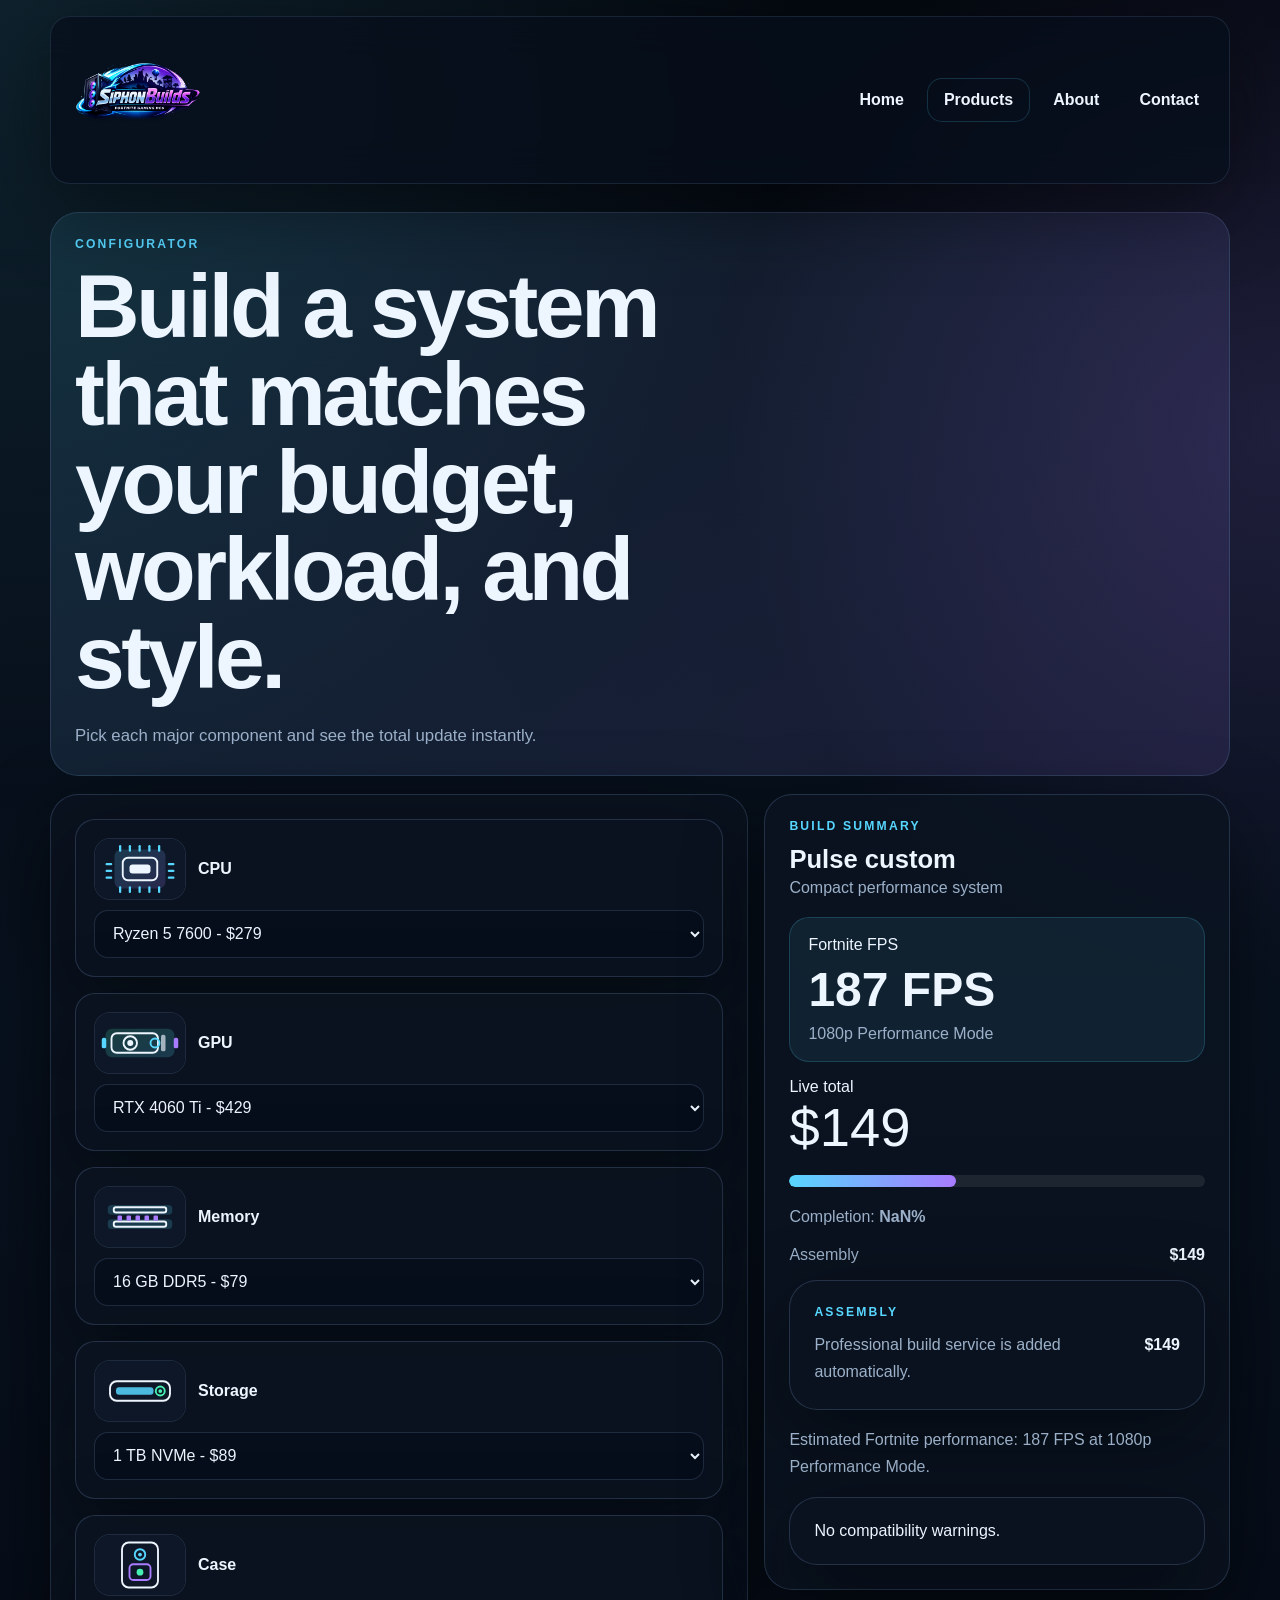
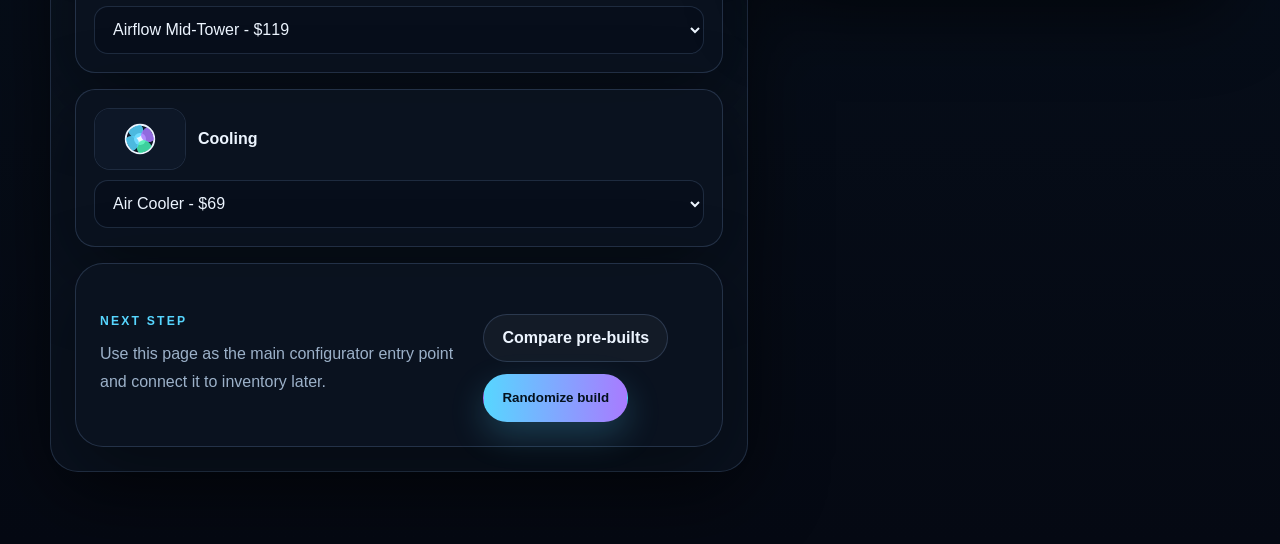
<file: html/buildyourown.html>
<!DOCTYPE html>
<html lang="en">
<head>
    <meta charset="UTF-8">
    <meta name="viewport" content="width=device-width, initial-scale=1.0">
    <link rel="stylesheet" href="../css/stylesheet.css">
    <link rel="icon" type="image/png" href="../websiteimages/faicon.png">
    <script src="../js/script.js" defer></script>
    <title>SiphonBuilds | Build Your Own PC</title>
</head>
<body>
<header class="site-header">
  <nav class="topnav" id="myTopnav" aria-label="Primary">
    <a href="javascript:void(0);" class="icon" onclick="myFunction()" aria-label="Toggle navigation">☰</a>
    <a href="index.html" class="brand" aria-label="SiphonBuilds home">
      <img src="../websiteimages/logo.png" alt="SiphonBuilds logo">
    </a>
    <a href="index.html">Home</a>
    <div class="dropdown">
      <button class="dropbtn active" type="button">Products</button>
      <div class="dropdown-content">
        <a href="prebuilts.html">Pre-Built PCs</a>
        <a href="buildyourown.html">Build Your Own PC</a>
      </div>
    </div>
    <a href="about.html">About</a>
    <a href="contact.html">Contact</a>
  </nav>
</header>

<main>
  <section class="builder-hero">
    <p class="eyebrow">Configurator</p>
    <h1>Build a system that matches your budget, workload, and style.</h1>
    <p class="lede">Pick each major component and see the total update instantly.</p>
  </section>

  <section class="builder-layout">
    <form class="builder-panel" id="configuratorForm">
      <div class="component-field">
        <div class="component-head">
          <img class="component-image" src="../websiteimages/cpu.svg" alt="CPU icon">
          <label for="cpu">CPU</label>
        </div>
        <select id="cpu" name="cpu" data-label="CPU">
          <option value="Ryzen 5 7600" data-price="279">Ryzen 5 7600 - $279</option>
          <option value="Core i5-14600K" data-price="319">Core i5-14600K - $319</option>
          <option value="Ryzen 7 7800X3D" data-price="399">Ryzen 7 7800X3D - $399</option>
          <option value="Core i7-14700K" data-price="449">Core i7-14700K - $449</option>
        </select>
      </div>

      <div class="component-field">
        <div class="component-head">
          <img class="component-image" src="../websiteimages/gpu.svg" alt="Graphics card icon">
          <label for="gpu">GPU</label>
        </div>
        <select id="gpu" name="gpu" data-label="GPU">
          <option value="RTX 4060 Ti" data-price="429">RTX 4060 Ti - $429</option>
          <option value="RX 7800 XT" data-price="499">RX 7800 XT - $499</option>
          <option value="RTX 4070 Super" data-price="599">RTX 4070 Super - $599</option>
          <option value="RTX 4080 Super" data-price="999">RTX 4080 Super - $999</option>
        </select>
      </div>

      <div class="component-field">
        <div class="component-head">
          <img class="component-image" src="../websiteimages/memory.svg" alt="Memory icon">
          <label for="memory">Memory</label>
        </div>
        <select id="memory" name="memory" data-label="Memory">
          <option value="16 GB DDR5" data-price="79">16 GB DDR5 - $79</option>
          <option value="32 GB DDR5" data-price="129">32 GB DDR5 - $129</option>
          <option value="64 GB DDR5" data-price="229">64 GB DDR5 - $229</option>
        </select>
      </div>

      <div class="component-field">
        <div class="component-head">
          <img class="component-image" src="../websiteimages/storage.svg" alt="Storage icon">
          <label for="storage">Storage</label>
        </div>
        <select id="storage" name="storage" data-label="Storage">
          <option value="1 TB NVMe" data-price="89">1 TB NVMe - $89</option>
          <option value="2 TB NVMe" data-price="149">2 TB NVMe - $149</option>
          <option value="4 TB NVMe" data-price="279">4 TB NVMe - $279</option>
        </select>
      </div>

      <div class="component-field">
        <div class="component-head">
          <img class="component-image" src="../websiteimages/case.svg" alt="PC case icon">
          <label for="case">Case</label>
        </div>
        <select id="case" name="case" data-label="Case">
          <option value="Airflow Mid-Tower" data-price="119">Airflow Mid-Tower - $119</option>
          <option value="Showcase Glass" data-price="159">Showcase Glass - $159</option>
          <option value="Compact ITX" data-price="139">Compact ITX - $139</option>
        </select>
      </div>

      <div class="component-field">
        <div class="component-head">
          <img class="component-image" src="../websiteimages/cooling.svg" alt="Cooling icon">
          <label for="cooling">Cooling</label>
        </div>
        <select id="cooling" name="cooling" data-label="Cooling">
          <option value="Air Cooler" data-price="69">Air Cooler - $69</option>
          <option value="240 mm AIO" data-price="129">240 mm AIO - $129</option>
          <option value="360 mm AIO" data-price="169">360 mm AIO - $169</option>
        </select>
      </div>

      <div class="info-strip">
        <div>
          <p class="eyebrow">Next step</p>
          <p class="summary-text">Use this page as the main configurator entry point and connect it to inventory later.</p>
        </div>
        <div class="hero-actions">
          <a class="button button-secondary" href="prebuilts.html">Compare pre-builts</a>
          <button class="button button-primary" type="button" id="randomizeBuild">Randomize build</button>
        </div>
      </div>
    </form>

    <aside class="summary-panel" aria-live="polite">
      <div>
        <p class="eyebrow">Build summary</p>
        <h2 class="summary-title" id="build-name">Nightforge custom</h2>
        <p class="summary-text" id="build-type">Balanced gaming and creation build</p>
      </div>

      <div class="fps-panel">
        <span class="badge">Fortnite FPS</span>
        <strong id="fortniteFps">0 FPS</strong>
        <p id="fpsMode">1080p Performance Mode</p>
      </div>

      <div>
        <span class="badge">Live total</span>
        <div class="price-total" id="builder-total">$0</div>
      </div>

      <div class="budget-meter" aria-hidden="true"><span id="completionFill"></span></div>
      <p class="summary-text">Completion: <strong id="completionValue">0%</strong></p>

      <ul class="summary-list" id="partsList"></ul>

      <div class="info-strip">
        <div>
          <p class="eyebrow">Assembly</p>
          <p class="summary-text">Professional build service is added automatically.</p>
        </div>
        <strong id="builder-grand-total">$0</strong>
      </div>

      <p class="summary-text" id="builder-note">Choose your parts to generate a recommendation.</p>
      <div class="contact-band" id="compatibilityNote">Your selections will appear here.</div>
    </aside>
  </section>
</main>
</body>
</html>
</file>
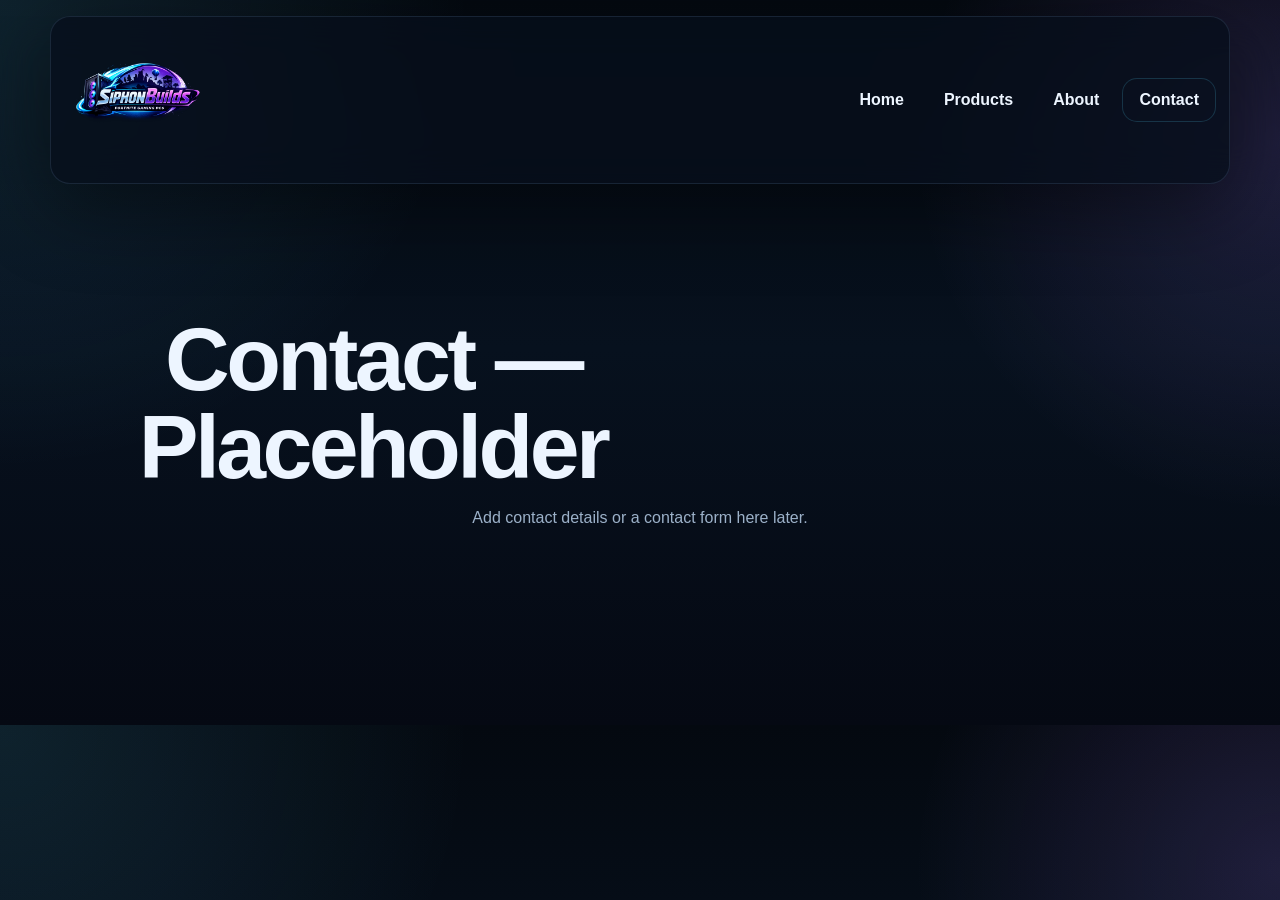
<file: html/contact.html>
<!DOCTYPE html>
<html lang="en">
<head>
  <meta charset="utf-8">
  <meta name="viewport" content="width=device-width,initial-scale=1">
  <link rel="stylesheet" href="../css/stylesheet.css">
  <link rel="icon" type="image/png" href="../websiteimages/faicon.png">
  <script src="../js/script.js" defer></script>
  <title>Contact</title>
</head>
<body>
  <header class="site-header">
    <nav class="topnav" id="myTopnav" aria-label="Primary">
      <a href="javascript:void(0);" class="icon" onclick="myFunction()">☰</a>
      <a href="index.html" class="brand"><img src="../websiteimages/logo.png" alt="logo"></a>
      <a href="index.html">Home</a>
      <div class="dropdown">
        <button class="dropbtn">Products</button>
        <div class="dropdown-content">
          <a href="prebuilts.html">Pre-Built PCs</a>
          <a href="buildyourown.html">Build Your Own PC</a>
        </div>
      </div>
      <a href="about.html">About</a>
      <a href="contact.html" class="active">Contact</a>
    </nav>
  </header>

  <main>
    <section class="page-intro">
      <div style="padding:80px 0; text-align:center;">
        <h1 style="margin:0 0 12px;">Contact — Placeholder</h1>
        <p style="color:var(--muted); margin:0;">Add contact details or a contact form here later.</p>
      </div>
    </section>
  </main>
</body>
</html>
</file>
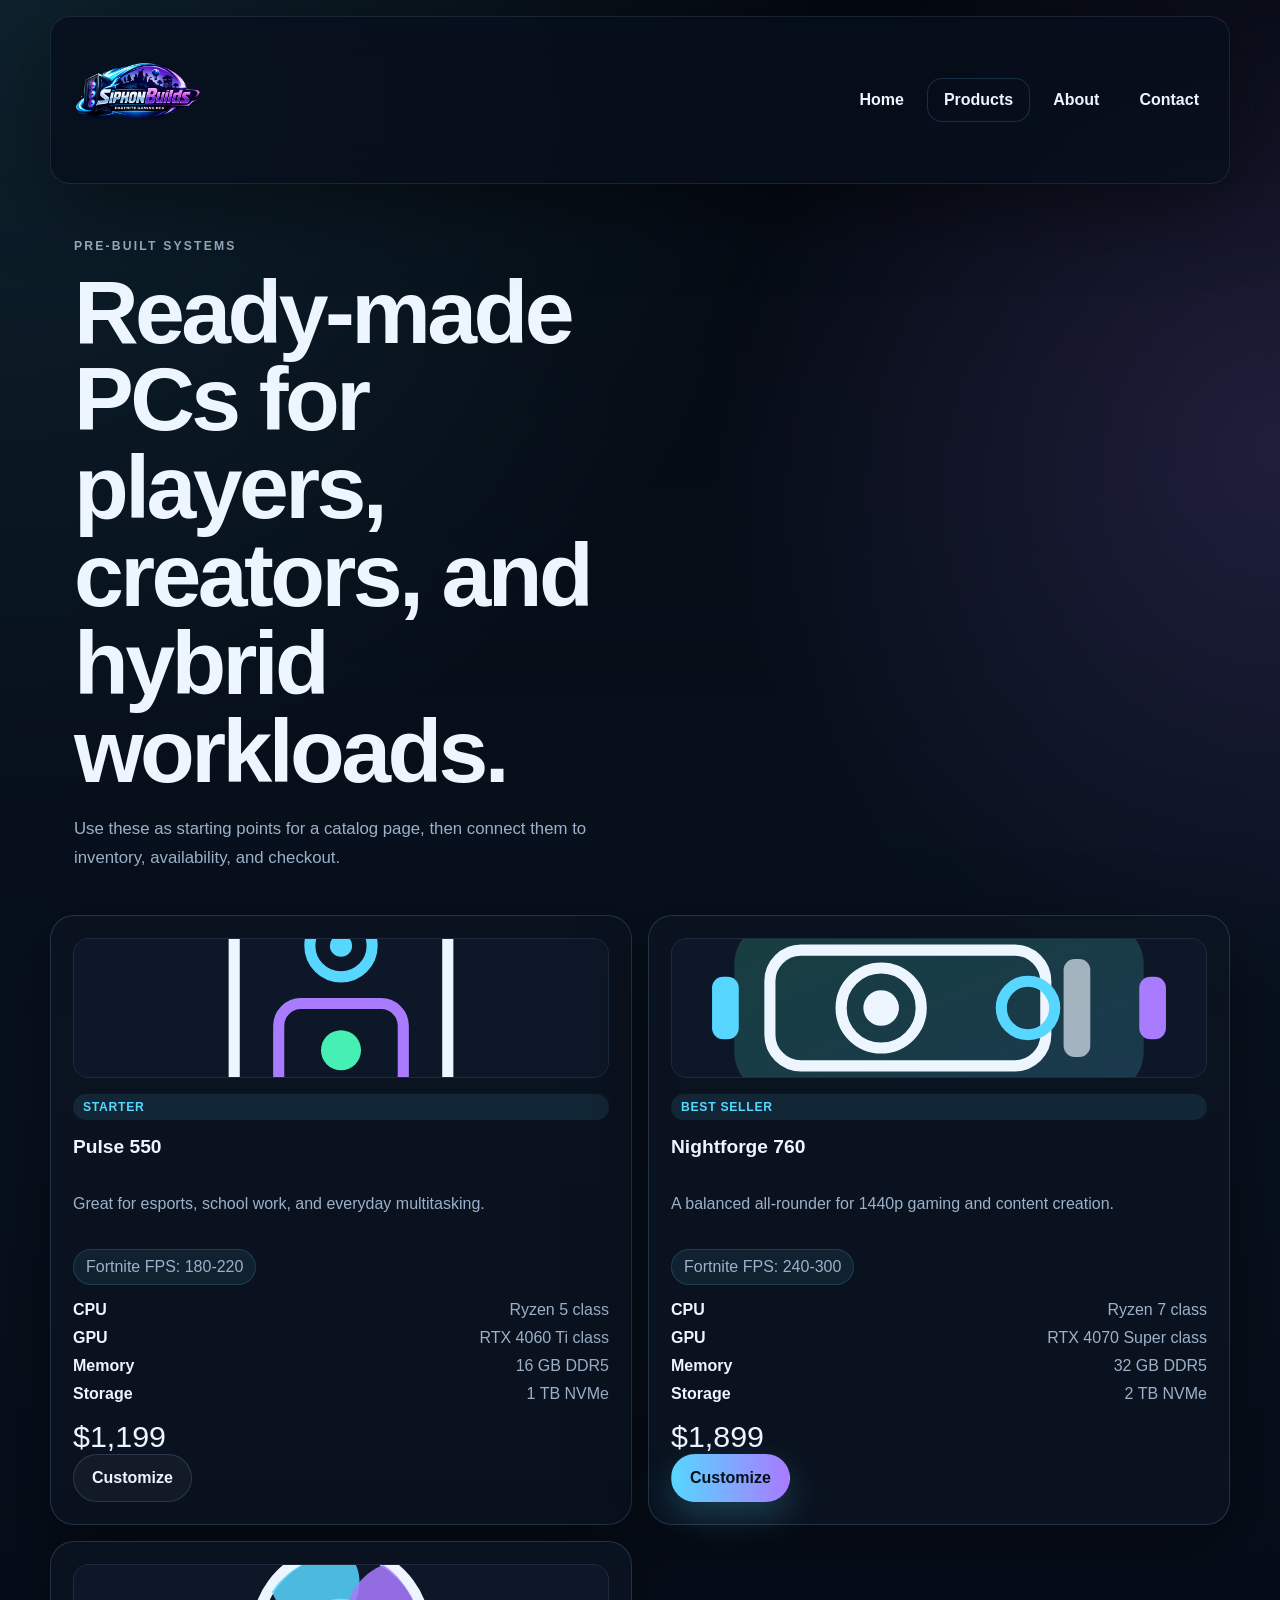
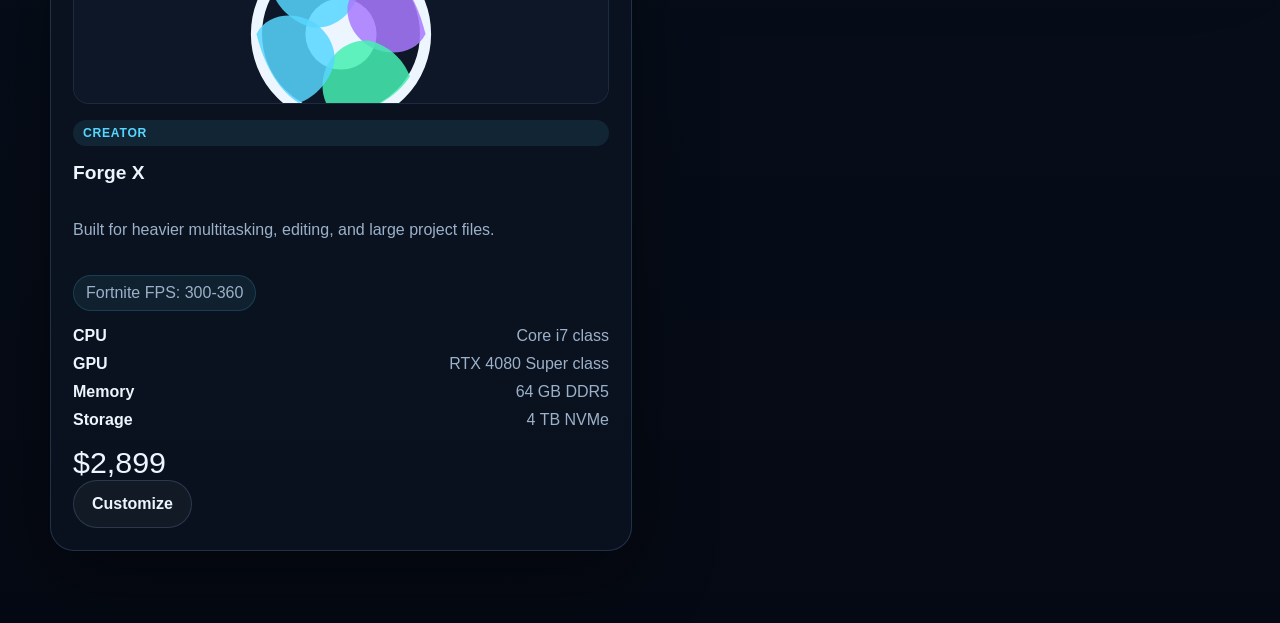
<file: html/prebuilts.html>
<!DOCTYPE html>
<html lang="en">
<head>
    <meta charset="UTF-8">
    <meta name="viewport" content="width=device-width, initial-scale=1.0">
    <link rel="stylesheet" href="../css/stylesheet.css">
    <link rel="icon" type="image/png" href="../websiteimages/faicon.png">
    <script src="../js/script.js" defer></script>
    <title>SiphonBuilds | Pre-Built PCs</title>
</head>
<body>
<header class="site-header">
  <nav class="topnav" id="myTopnav" aria-label="Primary">
    <a href="javascript:void(0);" class="icon" onclick="myFunction()" aria-label="Toggle navigation">☰</a>
    <a href="index.html" class="brand" aria-label="SiphonBuilds home">
      <img src="../websiteimages/logo.png" alt="SiphonBuilds logo">
    </a>
    <a href="index.html">Home</a>
    <div class="dropdown">
      <button class="dropbtn active" type="button">Products</button>
      <div class="dropdown-content">
        <a href="prebuilts.html">Pre-Built PCs</a>
        <a href="buildyourown.html">Build Your Own PC</a>
      </div>
    </div>
    <a href="about.html">About</a>
    <a href="contact.html">Contact</a>
  </nav>
</header>

<main>
  <section class="page-intro">
    <p class="eyebrow">Pre-built systems</p>
    <h1>Ready-made PCs for players, creators, and hybrid workloads.</h1>
    <p class="lede">Use these as starting points for a catalog page, then connect them to inventory, availability, and checkout.</p>
  </section>

  <section class="catalog-grid">
    <article class="catalog-card">
      <img class="catalog-image" src="../websiteimages/case.svg" alt="Starter PC preview">
      <span class="badge">Starter</span>
      <h3>Pulse 550</h3>
      <p>Great for esports, school work, and everyday multitasking.</p>
      <div class="fps-chip">Fortnite FPS: 180-220</div>
      <ul>
        <li><strong>CPU</strong><span>Ryzen 5 class</span></li>
        <li><strong>GPU</strong><span>RTX 4060 Ti class</span></li>
        <li><strong>Memory</strong><span>16 GB DDR5</span></li>
        <li><strong>Storage</strong><span>1 TB NVMe</span></li>
      </ul>
      <div class="catalog-footer">
        <span class="price">$1,199</span>
        <div class="action-row">
          <a class="button button-secondary" href="buildyourown.html">Customize</a>
        </div>
      </div>
    </article>

    <article class="catalog-card featured-card">
      <img class="catalog-image" src="../websiteimages/gpu.svg" alt="Best seller PC preview">
      <span class="badge">Best seller</span>
      <h3>Nightforge 760</h3>
      <p>A balanced all-rounder for 1440p gaming and content creation.</p>
      <div class="fps-chip">Fortnite FPS: 240-300</div>
      <ul>
        <li><strong>CPU</strong><span>Ryzen 7 class</span></li>
        <li><strong>GPU</strong><span>RTX 4070 Super class</span></li>
        <li><strong>Memory</strong><span>32 GB DDR5</span></li>
        <li><strong>Storage</strong><span>2 TB NVMe</span></li>
      </ul>
      <div class="catalog-footer">
        <span class="price">$1,899</span>
        <div class="action-row">
          <a class="button button-primary" href="buildyourown.html">Customize</a>
        </div>
      </div>
    </article>

    <article class="catalog-card">
      <img class="catalog-image" src="../websiteimages/cooling.svg" alt="Creator PC preview">
      <span class="badge">Creator</span>
      <h3>Forge X</h3>
      <p>Built for heavier multitasking, editing, and large project files.</p>
      <div class="fps-chip">Fortnite FPS: 300-360</div>
      <ul>
        <li><strong>CPU</strong><span>Core i7 class</span></li>
        <li><strong>GPU</strong><span>RTX 4080 Super class</span></li>
        <li><strong>Memory</strong><span>64 GB DDR5</span></li>
        <li><strong>Storage</strong><span>4 TB NVMe</span></li>
      </ul>
      <div class="catalog-footer">
        <span class="price">$2,899</span>
        <div class="action-row">
          <a class="button button-secondary" href="buildyourown.html">Customize</a>
        </div>
      </div>
    </article>
  </section>
</main>
</body>
</html>
</file>
<file: css/stylesheet.css>
:root {
  --bg: #07111e;
  --bg-soft: #0b1627;
  --panel: rgba(12, 20, 34, 0.82);
  --panel-strong: #0f1d33;
  --line: rgba(153, 194, 255, 0.18);
  --text: #edf5ff;
  --muted: #9cb1c9;
  --accent: #57d6ff;
  --accent-2: #a87bff;
  --accent-3: #46f0b2;
  --shadow: 0 24px 80px rgba(0, 0, 0, 0.42);
}

* {
  box-sizing: border-box;
}

html {
  scroll-behavior: smooth;
}

body {
  margin: 0;
  color: var(--text);
  font-family: "Segoe UI", "Trebuchet MS", sans-serif;
  background:
    radial-gradient(circle at top left, rgba(87, 214, 255, 0.12), transparent 32%),
    radial-gradient(circle at right 20%, rgba(168, 123, 255, 0.16), transparent 26%),
    linear-gradient(180deg, #040910 0%, var(--bg) 48%, #050913 100%);
}

a {
  color: inherit;
}

img {
  max-width: 100%;
  display: block;
}

main {
  width: min(1180px, calc(100% - 32px));
  margin: 0 auto;
  padding: 28px 0 72px;
}

.site-header {
  position: sticky;
  top: 0;
  z-index: 50;
  backdrop-filter: blur(20px);
}

.topnav {
  width: min(1180px, calc(100% - 32px));
  margin: 16px auto 0;
  display: flex;
  align-items: center;
  gap: 8px;
  padding: 10px 14px;
  background: rgba(7, 15, 27, 0.78);
  border: 1px solid rgba(153, 194, 255, 0.12);
  border-radius: 20px;
  box-shadow: var(--shadow);
}

.topnav a,
.topnav .dropbtn {
  appearance: none;
  border: 0;
  background: transparent;
  color: var(--text);
  text-decoration: none;
  font: inherit;
  font-weight: 600;
  padding: 12px 16px;
  border-radius: 14px;
  transition: transform 0.2s ease, background-color 0.2s ease, box-shadow 0.2s ease;
}

.topnav a:hover,
.topnav .dropbtn:hover,
.topnav a:focus-visible,
.topnav .dropbtn:focus-visible {
  background: rgba(87, 214, 255, 0.12);
  box-shadow: 0 0 0 1px rgba(87, 214, 255, 0.18);
  transform: translateY(-1px);
}

.topnav .brand {
  margin-right: auto;
  padding: 0;
  background: transparent;
}

.topnav .brand img {
  width: 146px;
  height: auto;
}

.topnav .icon {
  display: none;
  margin-left: auto;
  font-size: 1.2rem;
}

.dropdown {
  position: relative;
}

.dropdown-content {
  display: none;
  position: absolute;
  top: calc(100% + 8px);
  left: 0;
  min-width: 220px;
  padding: 8px;
  background: rgba(10, 19, 34, 0.98);
  border: 1px solid rgba(153, 194, 255, 0.14);
  border-radius: 16px;
  box-shadow: var(--shadow);
}

.dropdown:hover .dropdown-content,
.dropdown:focus-within .dropdown-content {
  display: block;
}

.dropdown-content a {
  display: block;
  padding: 12px 14px;
  border-radius: 12px;
  color: var(--muted);
}

.dropdown-content a:hover,
.dropdown-content a:focus-visible {
  color: var(--text);
  background: rgba(87, 214, 255, 0.1);
}

.active {
  background: linear-gradient(90deg, rgba(87, 214, 255, 0.22), rgba(168, 123, 255, 0.22));
  box-shadow: 0 0 0 1px rgba(87, 214, 255, 0.18);
}

.hero,
.split-section,
.contact-band,
.builder-hero,
.builder-layout,
.catalog-grid,
.page-intro {
  animation: fade-up 0.8s ease both;
}

.hero {
  display: grid;
  grid-template-columns: 1.2fr 0.9fr;
  gap: 28px;
  align-items: center;
  padding: 40px 0 30px;
}

.eyebrow {
  margin: 0 0 12px;
  color: var(--accent);
  text-transform: uppercase;
  letter-spacing: 0.18em;
  font-size: 0.76rem;
  font-weight: 700;
}

.hero h1,
.section-heading h2,
.split-section h2,
.contact-band h2,
.builder-hero h1,
.page-intro h1 {
  margin: 0;
  font-family: "Bahnschrift", "Segoe UI", sans-serif;
  line-height: 0.98;
  letter-spacing: -0.04em;
}

.hero h1,
.builder-hero h1,
.page-intro h1 {
  font-size: clamp(2.8rem, 7vw, 5.6rem);
  max-width: 12ch;
}

.lede,
.page-intro p,
.feature-card p,
.route-card strong,
.catalog-card p,
.builder-note,
.summary-text,
.section-copy {
  color: var(--muted);
  line-height: 1.7;
}

.lede {
  max-width: 62ch;
  font-size: 1.05rem;
  margin: 20px 0 0;
}

.hero-actions {
  display: flex;
  flex-wrap: wrap;
  gap: 12px;
  margin-top: 26px;
}

.button {
  display: inline-flex;
  align-items: center;
  justify-content: center;
  min-height: 48px;
  padding: 0 18px;
  border-radius: 999px;
  text-decoration: none;
  font-weight: 700;
  border: 1px solid transparent;
  transition: transform 0.2s ease, box-shadow 0.2s ease, border-color 0.2s ease;
}

.button:hover,
.button:focus-visible {
  transform: translateY(-1px);
}

.button-primary {
  background: linear-gradient(90deg, var(--accent), var(--accent-2));
  color: #04111d;
  box-shadow: 0 14px 34px rgba(87, 214, 255, 0.22);
}

.button-secondary {
  border-color: rgba(153, 194, 255, 0.18);
  background: rgba(255, 255, 255, 0.04);
}

.hero-stats {
  display: grid;
  grid-template-columns: repeat(3, minmax(0, 1fr));
  gap: 12px;
  margin-top: 28px;
}

.hero-stats div,
.build-card,
.feature-card,
.route-card,
.catalog-card,
.builder-panel,
.summary-panel,
.component-field,
.contact-band,
.info-strip {
  background: var(--panel);
  border: 1px solid var(--line);
  box-shadow: var(--shadow);
}

.hero-stats div {
  padding: 16px;
  border-radius: 18px;
}

.hero-stats strong {
  display: block;
  font-size: 1.2rem;
}

.hero-stats span {
  display: block;
  margin-top: 6px;
  color: var(--muted);
}

.hero-panel {
  display: flex;
  justify-content: center;
}

.build-card {
  position: relative;
  width: min(100%, 440px);
  padding: 26px;
  border-radius: 28px;
  overflow: hidden;
}

.build-card::before {
  content: "";
  position: absolute;
  inset: -30% auto auto -20%;
  width: 260px;
  height: 260px;
  background: radial-gradient(circle, rgba(87, 214, 255, 0.22), transparent 68%);
}

.build-card-label,
.catalog-card .badge,
.build-summary .badge,
.tag {
  display: inline-flex;
  align-items: center;
  padding: 6px 10px;
  border-radius: 999px;
  background: rgba(87, 214, 255, 0.1);
  color: var(--accent);
  font-size: 0.76rem;
  font-weight: 700;
  letter-spacing: 0.06em;
  text-transform: uppercase;
}

.build-card h2,
.catalog-card h3,
.feature-card h3,
.route-card strong,
.summary-title,
.section-heading h2,
.split-section h2,
.contact-band h2 {
  font-family: "Bahnschrift", "Segoe UI", sans-serif;
}

.build-card h2 {
  margin: 18px 0 8px;
  font-size: 2rem;
}

.build-card p {
  margin: 0 0 18px;
  color: var(--muted);
}

.spec-row,
.summary-row,
.info-row {
  display: flex;
  justify-content: space-between;
  gap: 16px;
  padding: 12px 0;
  border-top: 1px solid rgba(153, 194, 255, 0.14);
}

.spec-row span,
.summary-row span,
.info-row span {
  color: var(--muted);
}

.build-card-price {
  display: flex;
  justify-content: space-between;
  align-items: baseline;
  margin-top: 18px;
  padding-top: 18px;
  border-top: 1px solid rgba(153, 194, 255, 0.14);
}

.build-card-price strong {
  font-size: 2rem;
}

.section,
.builder-section,
.catalog-section {
  padding: 36px 0;
}

.section-heading,
.page-intro,
.builder-hero {
  margin-bottom: 18px;
}

.section-heading h2,
.split-section h2,
.contact-band h2 {
  font-size: clamp(2rem, 4vw, 3.2rem);
  max-width: 16ch;
}

.feature-grid,
.route-grid,
.catalog-grid,
.builder-layout {
  display: grid;
  gap: 16px;
}

.feature-grid {
  grid-template-columns: repeat(3, minmax(0, 1fr));
}

.feature-card,
.route-card,
.catalog-card {
  padding: 22px;
  border-radius: 24px;
}

.feature-card h3,
.catalog-card h3 {
  margin: 0 0 10px;
  font-size: 1.2rem;
}

.split-section {
  display: grid;
  grid-template-columns: 0.75fr 1.25fr;
  gap: 20px;
  align-items: start;
}

.route-grid,
.catalog-grid {
  grid-template-columns: repeat(2, minmax(0, 1fr));
}

.route-card {
  display: grid;
  gap: 12px;
  text-decoration: none;
  min-height: 210px;
}

.route-card span,
.catalog-card .price-note {
  color: var(--accent-3);
  font-size: 0.9rem;
  font-weight: 700;
}

.contact-band,
.builder-hero,
.page-intro,
.info-strip {
  padding: 24px;
  border-radius: 28px;
}

.contact-band {
  display: flex;
  align-items: center;
  justify-content: space-between;
  gap: 20px;
}

.builder-hero {
  background: linear-gradient(135deg, rgba(87, 214, 255, 0.11), rgba(168, 123, 255, 0.12));
  border: 1px solid rgba(153, 194, 255, 0.16);
}

.builder-layout {
  grid-template-columns: 1.2fr 0.8fr;
  align-items: start;
}

.builder-panel,
.summary-panel {
  border-radius: 28px;
  padding: 24px;
}

.builder-panel {
  display: grid;
  gap: 16px;
}

.component-field {
  display: grid;
  gap: 10px;
  padding: 18px;
  border-radius: 20px;
}

.component-head {
  display: flex;
  align-items: center;
  gap: 12px;
}

.component-image,
.catalog-image {
  width: 92px;
  height: 62px;
  object-fit: cover;
  border-radius: 16px;
  border: 1px solid rgba(153, 194, 255, 0.16);
  background: rgba(7, 15, 27, 0.9);
}

.catalog-image {
  width: 100%;
  height: 140px;
}

.fps-panel {
  display: grid;
  gap: 8px;
  padding: 18px;
  border-radius: 20px;
  border: 1px solid rgba(87, 214, 255, 0.18);
  background: rgba(87, 214, 255, 0.08);
}

.fps-panel strong {
  font-family: "Bahnschrift", "Segoe UI", sans-serif;
  font-size: clamp(2rem, 5vw, 3rem);
}

.fps-panel p,
.fps-chip {
  margin: 0;
  color: var(--muted);
}

.component-field label,
.summary-panel h2,
.summary-panel h3,
.catalog-card h3,
.builder-panel h2 {
  margin: 0;
}

.component-field label {
  font-weight: 700;
}

.component-field select,
.component-field input[type="text"] {
  width: 100%;
  min-height: 48px;
  padding: 0 14px;
  border-radius: 14px;
  border: 1px solid rgba(153, 194, 255, 0.16);
  background: rgba(7, 15, 27, 0.9);
  color: var(--text);
  font: inherit;
}

.addons {
  display: grid;
  gap: 10px;
}

.addon-item {
  display: flex;
  justify-content: space-between;
  align-items: center;
  gap: 12px;
  padding: 14px 16px;
  border-radius: 16px;
  background: rgba(255, 255, 255, 0.03);
}

.summary-panel {
  position: sticky;
  top: 108px;
  display: grid;
  gap: 16px;
}

.summary-title {
  font-size: 1.6rem;
  margin: 0;
}

.price-total {
  font-size: clamp(2.2rem, 5vw, 3.4rem);
  font-family: "Bahnschrift", "Segoe UI", sans-serif;
}

.budget-meter {
  height: 12px;
  border-radius: 999px;
  background: rgba(255, 255, 255, 0.08);
  overflow: hidden;
}

.budget-meter span {
  display: block;
  height: 100%;
  width: 40%;
  border-radius: inherit;
  background: linear-gradient(90deg, var(--accent), var(--accent-2));
}

.summary-text {
  margin: 0;
}

.summary-list,
.catalog-card ul {
  margin: 0;
  padding: 0;
  list-style: none;
  display: grid;
  gap: 10px;
}

.summary-list li,
.catalog-card li {
  display: flex;
  justify-content: space-between;
  gap: 12px;
  color: var(--muted);
}

.summary-list strong,
.catalog-card strong {
  color: var(--text);
}

.info-strip {
  display: flex;
  justify-content: space-between;
  gap: 16px;
  align-items: center;
}

.catalog-card {
  display: grid;
  gap: 16px;
}

.fps-chip {
  display: inline-flex;
  align-items: center;
  width: fit-content;
  padding: 8px 12px;
  border-radius: 999px;
  border: 1px solid rgba(87, 214, 255, 0.16);
  background: rgba(87, 214, 255, 0.08);
}

.catalog-card .price {
  font-size: 1.9rem;
  font-family: "Bahnschrift", "Segoe UI", sans-serif;
}

.catalog-card .action-row {
  display: flex;
  flex-wrap: wrap;
  gap: 10px;
}

.footer {
  width: min(1180px, calc(100% - 32px));
  margin: 0 auto 28px;
  padding: 22px 0 0;
  color: var(--muted);
}

@keyframes fade-up {
  from {
    opacity: 0;
    transform: translateY(18px);
  }
  to {
    opacity: 1;
    transform: translateY(0);
  }
}

@media (max-width: 960px) {
  .hero,
  .builder-layout,
  .split-section,
  .feature-grid,
  .route-grid,
  .catalog-grid {
    grid-template-columns: 1fr;
  }

  .contact-band,
  .info-strip {
    flex-direction: column;
    align-items: flex-start;
  }

  .summary-panel {
    position: static;
  }
}

@media (max-width: 720px) {
  .topnav {
    flex-wrap: wrap;
  }

  .topnav .brand {
    margin-right: 0;
    order: 1;
  }

  .topnav .icon {
    display: inline-flex;
    margin-left: auto;
    order: 2;
  }

  .topnav > a:not(.brand):not(.icon),
  .topnav .dropdown {
    display: none;
    width: 100%;
  }

  .topnav.responsive > a:not(.brand):not(.icon),
  .topnav.responsive .dropdown {
    display: block;
    width: 100%;
  }

  .topnav.responsive .dropdown-content {
    position: static;
    min-width: 0;
  }

  .hero-stats {
    grid-template-columns: 1fr;
  }

  main {
    width: min(100% - 20px, 1180px);
  }

  .topnav {
    width: min(100% - 20px, 1180px);
  }

  .footer {
    width: min(100% - 20px, 1180px);
  }
}
</file>
